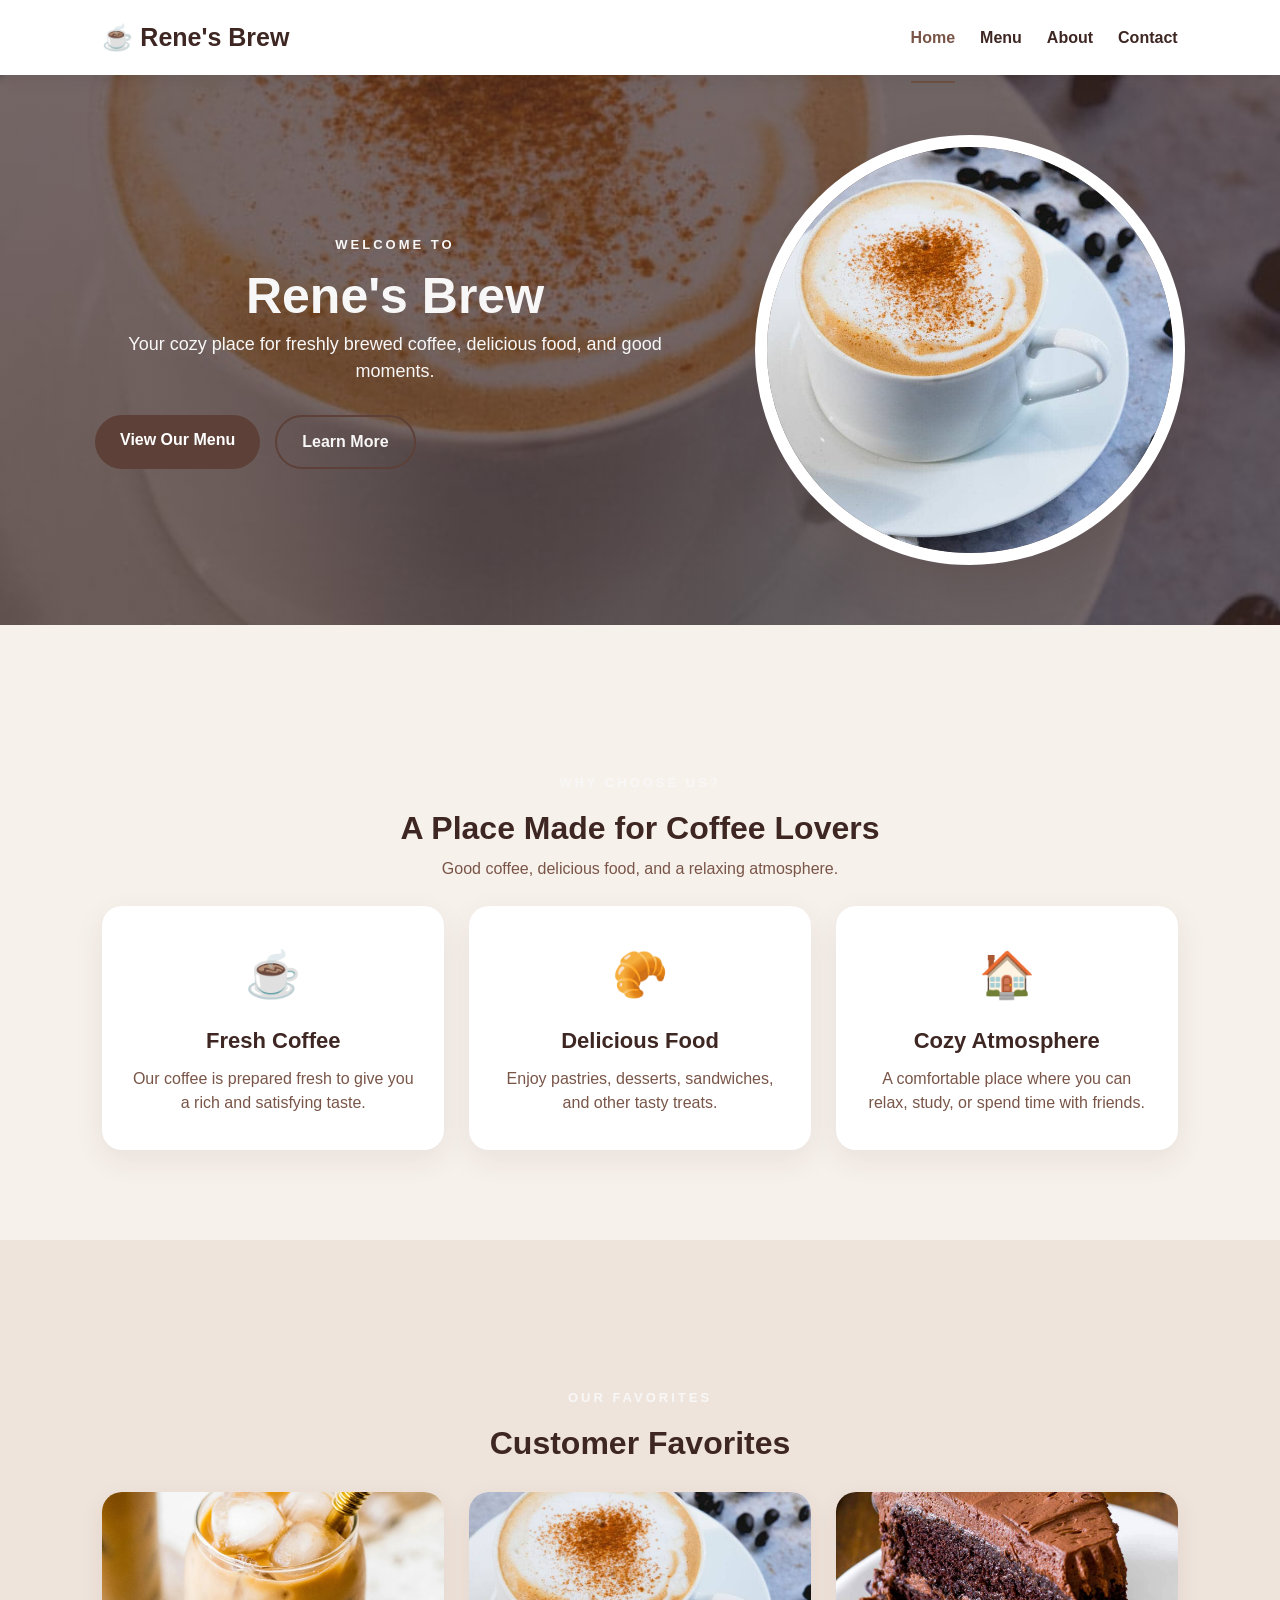
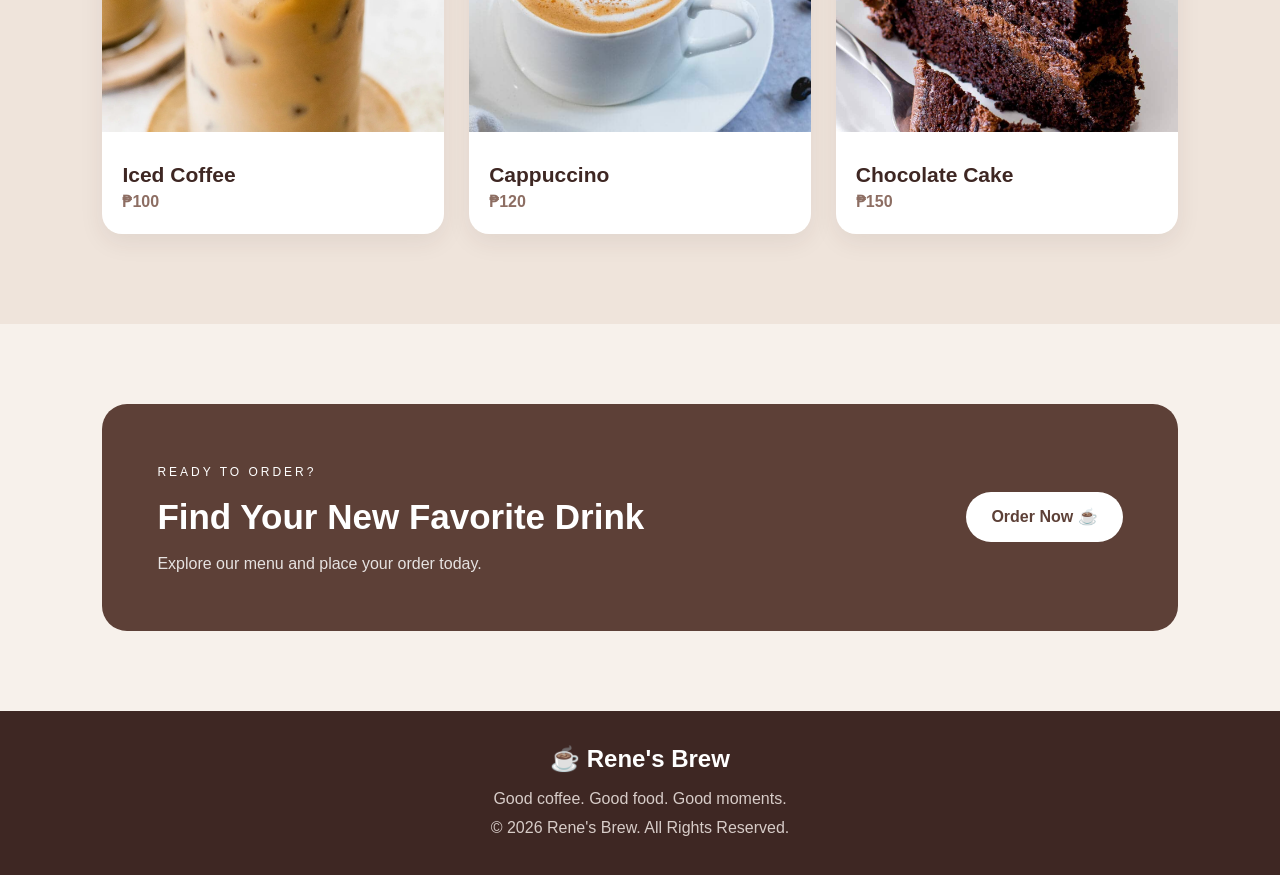
<file: index.html>
<!DOCTYPE html>
<html lang="en">
<head>
    <meta charset="UTF-8">
    <meta name="viewport" content="width=device-width, initial-scale=1.0">
    <title>Rene's Brew | Home</title>
    <link rel="stylesheet" href="./style.css">
</head>

<body>

<header>
    <div class="logo">☕ Rene's Brew</div>

    <nav>
        <a href="./index.html" class="active">Home</a>
        <a href="./menu.html">Menu</a>
        <a href="./about.html">About</a>
        <a href="./contact.html">Contact</a>
    </nav>
</header>

<section class="hero home-hero">
    <div class="hero-content">
        <span class="hero-small">WELCOME TO</span>
        <h1>Rene's Brew</h1>
        <p>Your cozy place for freshly brewed coffee, delicious food, and good moments.</p>

        <div class="hero-buttons">
            <a href="./menu.html" class="btn">View Our Menu</a>
            <a href="./about.html" class="btn btn-outline">Learn More</a>
        </div>
    </div>

    <div class="hero-image">
        <img src="./images/cappuccino.jpg" alt="Cappuccino">
    </div>
</section>

<section class="section">
    <div class="section-title">
        <span>WHY CHOOSE US?</span>
        <h2>A Place Made for Coffee Lovers</h2>
        <p>Good coffee, delicious food, and a relaxing atmosphere.</p>
    </div>

    <div class="feature-grid">

        <div class="feature-card">
            <div class="feature-icon">☕</div>
            <h3>Fresh Coffee</h3>
            <p>Our coffee is prepared fresh to give you a rich and satisfying taste.</p>
        </div>

        <div class="feature-card">
            <div class="feature-icon">🥐</div>
            <h3>Delicious Food</h3>
            <p>Enjoy pastries, desserts, sandwiches, and other tasty treats.</p>
        </div>

        <div class="feature-card">
            <div class="feature-icon">🏠</div>
            <h3>Cozy Atmosphere</h3>
            <p>A comfortable place where you can relax, study, or spend time with friends.</p>
        </div>

    </div>
</section>

<section class="section favorites">
    <div class="section-title">
        <span>OUR FAVORITES</span>
        <h2>Customer Favorites</h2>
    </div>

    <div class="popular-grid">

        <div class="popular-card">
            <img src="./images/iced-coffee.jpg" alt="Iced Coffee">
            <div>
                <h3>Iced Coffee</h3>
                <p>₱100</p>
            </div>
        </div>

        <div class="popular-card">
            <img src="./images/cappuccino.jpg" alt="Cappuccino">
            <div>
                <h3>Cappuccino</h3>
                <p>₱120</p>
            </div>
        </div>

        <div class="popular-card">
            <img src="./images/chocolate-cake.jpg" alt="Chocolate Cake">
            <div>
                <h3>Chocolate Cake</h3>
                <p>₱150</p>
            </div>
        </div>

    </div>
</section>

<section class="cta">
    <div>
        <span>READY TO ORDER?</span>
        <h2>Find Your New Favorite Drink</h2>
        <p>Explore our menu and place your order today.</p>
    </div>

    <a href="./menu.html" class="btn">Order Now ☕</a>
</section>

<footer>
    <h3>☕ Rene's Brew</h3>
    <p>Good coffee. Good food. Good moments.</p>
    <p>© 2026 Rene's Brew. All Rights Reserved.</p>
</footer>

</body>
</html>
</file>
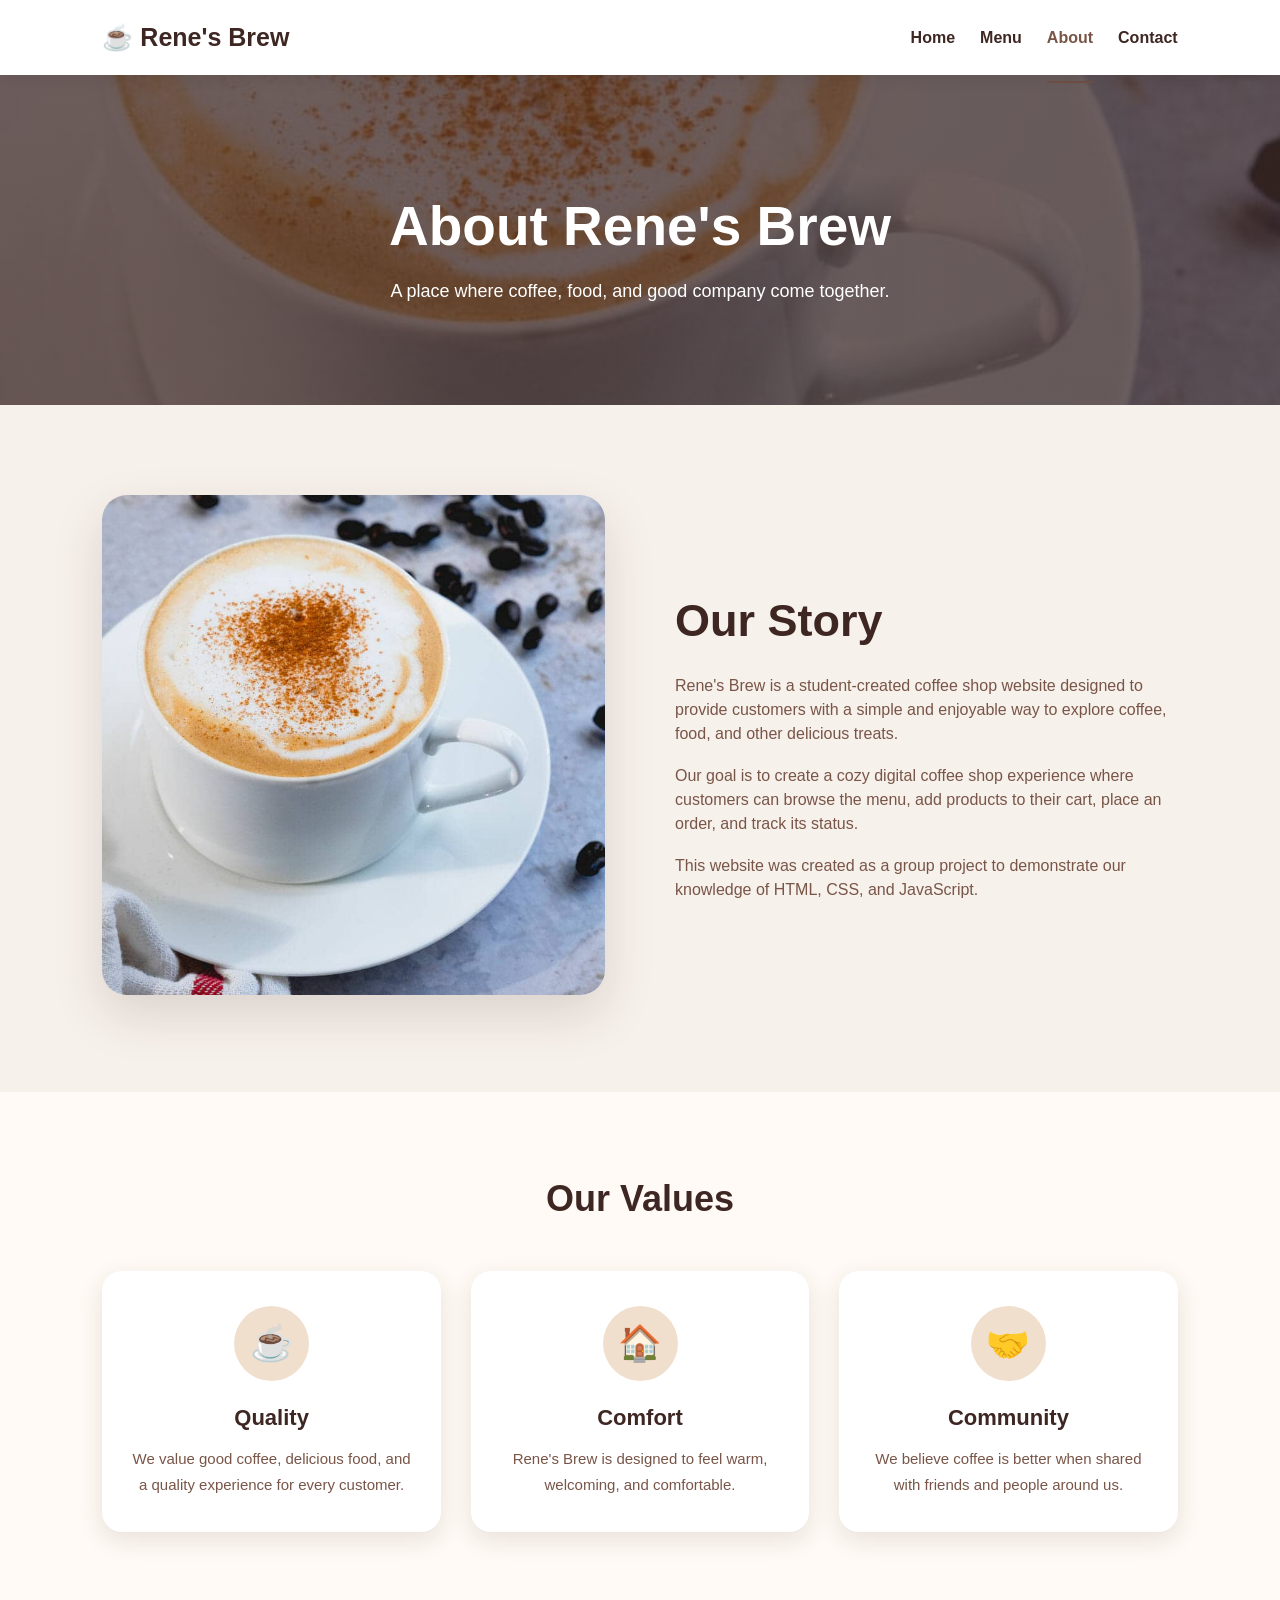
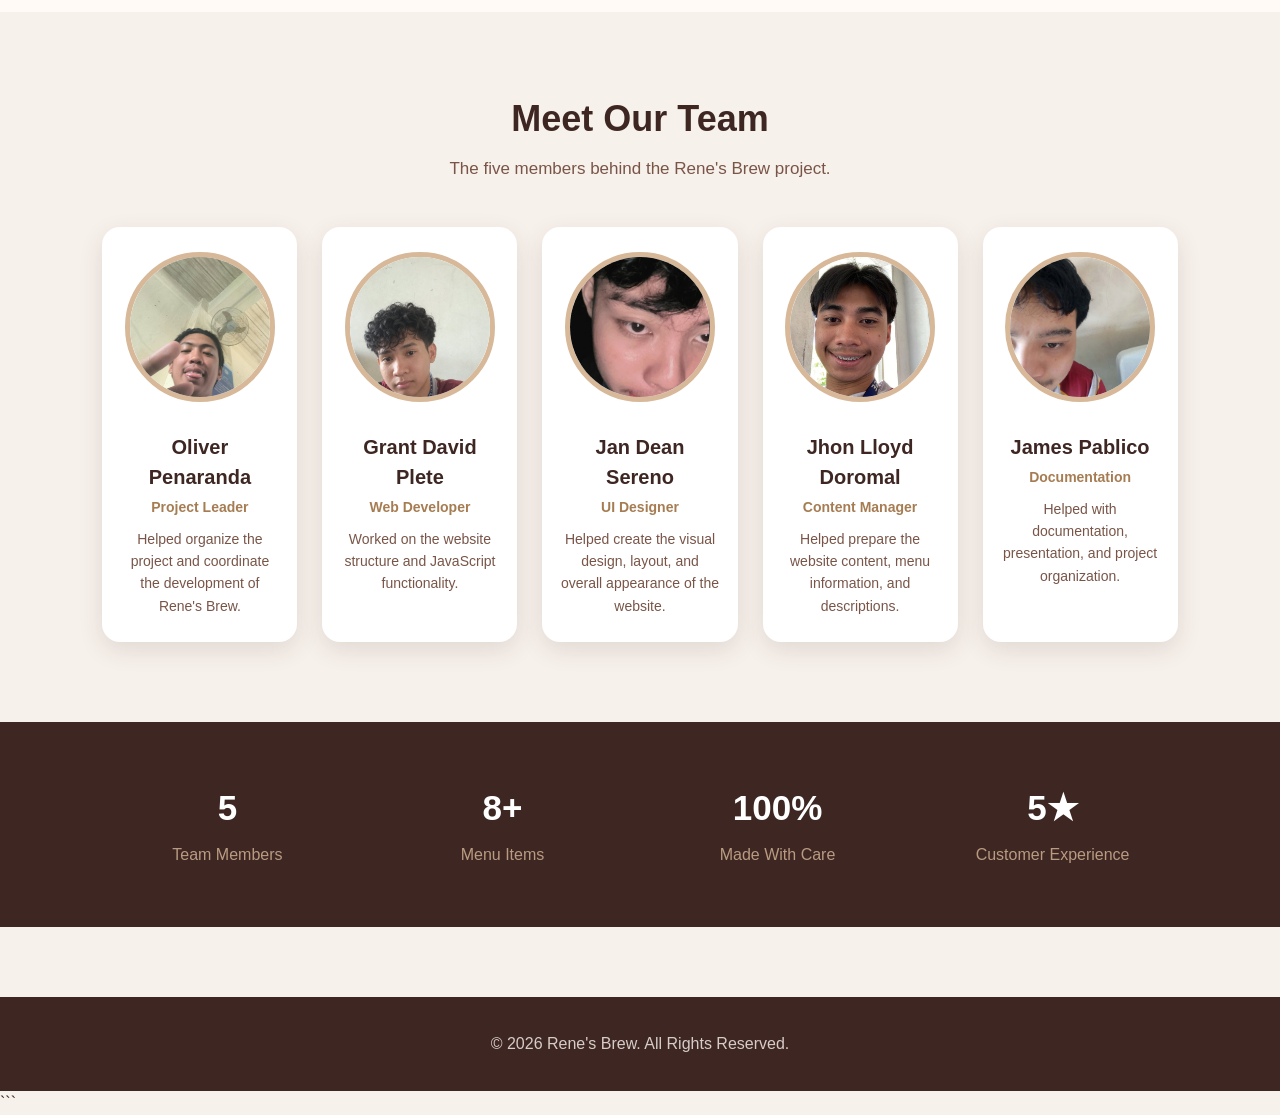
<file: about.html>
<!DOCTYPE html>
<html lang="en">
<head>
    <meta charset="UTF-8">
    <meta name="viewport" content="width=device-width, initial-scale=1.0">

    <title>About Us | Rene's Brew</title>

    <link rel="stylesheet" href="./style.css">

    <style>
        /* =========================
           TEAM SECTION
        ========================= */

        .team-section {
            padding: 80px 8%;
            background: #f7f1eb;
            text-align: center;
        }

        .team-section h2 {
            color: #3e2723;
            font-size: 36px;
            margin-bottom: 10px;
        }

        .team-section > p {
            color: #795548;
            margin-bottom: 45px;
            font-size: 17px;
        }

        .team-grid {
            display: grid;
            grid-template-columns: repeat(5, 1fr);
            gap: 25px;
            max-width: 1200px;
            margin: auto;
        }

        .team-card {
            background: white;
            padding: 25px 18px;
            border-radius: 18px;
            box-shadow: 0 8px 25px rgba(62, 39, 35, 0.12);
            transition: 0.3s ease;
        }

        .team-card:hover {
            transform: translateY(-10px);
            box-shadow: 0 15px 35px rgba(62, 39, 35, 0.2);
        }

        .team-card img {
            width: 150px;
            height: 150px;
            object-fit: cover;
            border-radius: 50%;
            border: 5px solid #d7b899;
            margin-bottom: 18px;
            transition: 0.3s ease;
        }

        .team-card:hover img {
            transform: scale(1.05);
        }

        .team-card h3 {
            color: #3e2723;
            margin: 5px 0;
            font-size: 20px;
        }

        .team-card .role {
            color: #a67c52;
            font-weight: bold;
            font-size: 14px;
            margin-bottom: 10px;
        }

        .team-card p {
            color: #795548;
            font-size: 14px;
            line-height: 1.6;
        }


        /* =========================
           OUR VALUES - FIXED
        ========================= */

        .values-section {
            padding: 80px 8%;
            background: #fffaf5;
            text-align: center;
        }

        .values-section h2 {
            color: #3e2723;
            font-size: 36px;
            margin-bottom: 45px;
        }

        .values-grid {
            max-width: 1100px;
            margin: 0 auto;

            display: grid;
            grid-template-columns: repeat(3, 1fr);
            gap: 30px;
        }

        .value-card {
            background: #ffffff;
            padding: 35px 25px;
            border-radius: 20px;

            box-shadow: 0 8px 25px rgba(62, 39, 35, 0.12);

            transition: transform 0.3s ease,
                        box-shadow 0.3s ease;
        }

        .value-card:hover {
            transform: translateY(-8px);
            box-shadow: 0 15px 35px rgba(62, 39, 35, 0.18);
        }

        .value-icon {
            width: 75px;
            height: 75px;

            margin: 0 auto 20px;

            display: flex;
            align-items: center;
            justify-content: center;

            background: #f1dfce;
            border-radius: 50%;

            font-size: 35px;
        }

        .value-card h3 {
            color: #3e2723;
            font-size: 22px;
            margin-bottom: 12px;
        }

        .value-card p {
            color: #795548;
            font-size: 15px;
            line-height: 1.7;
            margin: 0;
        }


        /* =========================
           STATS
        ========================= */

        .stats-section {
            display: grid;
            grid-template-columns: repeat(4, 1fr);
            gap: 25px;

            padding: 60px 8%;

            background: #3e2723;
            text-align: center;
        }

        .stat h2 {
            color: #ffffff;
            font-size: 35px;
            margin-bottom: 8px;
        }

        .stat p {
            color: #d7b899;
            margin: 0;
        }


        /* =========================
           MOBILE
        ========================= */

        @media (max-width: 1000px) {

            .team-grid {
                grid-template-columns: repeat(3, 1fr);
            }

            .values-grid {
                grid-template-columns: repeat(2, 1fr);
            }

            .stats-section {
                grid-template-columns: repeat(2, 1fr);
            }
        }


        @media (max-width: 650px) {

            .team-grid {
                grid-template-columns: repeat(2, 1fr);
            }

            .values-grid {
                grid-template-columns: 1fr;
            }

            .team-card img {
                width: 120px;
                height: 120px;
            }
        }


        @media (max-width: 450px) {

            .team-grid {
                grid-template-columns: 1fr;
            }

            .stats-section {
                grid-template-columns: 1fr;
            }
        }
    </style>
</head>


<body>

<!-- =========================
     HEADER
========================= -->

<header>

    <div class="logo">
        ☕ Rene's Brew
    </div>

    <nav>
        <a href="./index.html">Home</a>
        <a href="./menu.html">Menu</a>
        <a href="./about.html" class="active">About</a>
        <a href="./contact.html">Contact</a>
    </nav>

</header>


<!-- =========================
     PAGE HERO
========================= -->

<section class="page-hero">

    <div>

        <h1>About Rene's Brew</h1>

        <p>
            A place where coffee, food, and good company come together.
        </p>

    </div>

</section>


<!-- =========================
     OUR STORY
========================= -->

<section class="about-section">

    <div class="about-image">

        <img
            src="./images/cappuccino.jpg"
            alt="Rene's Brew Coffee"
        >

    </div>


    <div class="about-text">

        <h2>Our Story</h2>

        <p>
            Rene's Brew is a student-created coffee shop website designed
            to provide customers with a simple and enjoyable way to explore
            coffee, food, and other delicious treats.
        </p>

        <p>
            Our goal is to create a cozy digital coffee shop experience
            where customers can browse the menu, add products to their cart,
            place an order, and track its status.
        </p>

        <p>
            This website was created as a group project to demonstrate
            our knowledge of HTML, CSS, and JavaScript.
        </p>

    </div>

</section>


<!-- =========================
     OUR VALUES
========================= -->

<section class="values-section">

    <h2>Our Values</h2>


    <div class="values-grid">


        <!-- QUALITY -->

        <div class="value-card">

            <div class="value-icon">
                ☕
            </div>

            <h3>
                Quality
            </h3>

            <p>
                We value good coffee, delicious food,
                and a quality experience for every customer.
            </p>

        </div>


        <!-- COMFORT -->

        <div class="value-card">

            <div class="value-icon">
                🏠
            </div>

            <h3>
                Comfort
            </h3>

            <p>
                Rene's Brew is designed to feel warm,
                welcoming, and comfortable.
            </p>

        </div>


        <!-- COMMUNITY -->

        <div class="value-card">

            <div class="value-icon">
                🤝
            </div>

            <h3>
                Community
            </h3>

            <p>
                We believe coffee is better when shared
                with friends and people around us.
            </p>

        </div>


    </div>

</section>


<!-- =========================
     MEET OUR TEAM
========================= -->

<section class="team-section">

    <h2>
        Meet Our Team
    </h2>

    <p>
        The five members behind the Rene's Brew project.
    </p>


    <div class="team-grid">


        <!-- MEMBER 1 -->

        <div class="team-card">

            <img
                src="./images/team/member1.jpg"
                alt="Team Member 1"
            >

            <h3>
                Oliver Penaranda
            </h3>

            <div class="role">
                Project Leader
            </div>

            <p>
                Helped organize the project and coordinate
                the development of Rene's Brew.
            </p>

        </div>


        <!-- MEMBER 2 -->

        <div class="team-card">

            <img
                src="./images/team/member2.jpg"
                alt="Team Member 2"
            >

            <h3>
                Grant David Plete
            </h3>

            <div class="role">
                Web Developer
            </div>

            <p>
                Worked on the website structure and
                JavaScript functionality.
            </p>

        </div>


        <!-- MEMBER 3 -->

        <div class="team-card">

            <img
                src="./images/team/member3.jpg"
                alt="Team Member 3"
            >

            <h3>
                Jan Dean Sereno
            </h3>

            <div class="role">
                UI Designer
            </div>

            <p>
                Helped create the visual design, layout,
                and overall appearance of the website.
            </p>

        </div>


        <!-- MEMBER 4 -->

        <div class="team-card">

            <img
                src="./images/team/member4.jpg"
                alt="Team Member 4"
            >

            <h3>
                Jhon Lloyd Doromal
            </h3>

            <div class="role">
                Content Manager
            </div>

            <p>
                Helped prepare the website content,
                menu information, and descriptions.
            </p>

        </div>


        <!-- MEMBER 5 -->

        <div class="team-card">

            <img
                src="./images/team/member5.jpg"
                alt="Team Member 5"
            >

            <h3>
                James Pablico
            </h3>

            <div class="role">
                Documentation
            </div>

            <p>
                Helped with documentation, presentation,
                and project organization.
            </p>

        </div>


    </div>

</section>


<!-- =========================
     STATS
========================= -->

<section class="stats-section">

    <div class="stat">

        <h2>5</h2>

        <p>
            Team Members
        </p>

    </div>


    <div class="stat">

        <h2>8+</h2>

        <p>
            Menu Items
        </p>

    </div>


    <div class="stat">

        <h2>100%</h2>

        <p>
            Made With Care
        </p>

    </div>


    <div class="stat">

        <h2>5★</h2>

        <p>
            Customer Experience
        </p>

    </div>

</section>


<!-- =========================
     FOOTER
========================= -->

<footer>

    <p>
        © 2026 Rene's Brew. All Rights Reserved.
    </p>

</footer>


</body>
</html>
```
</file>
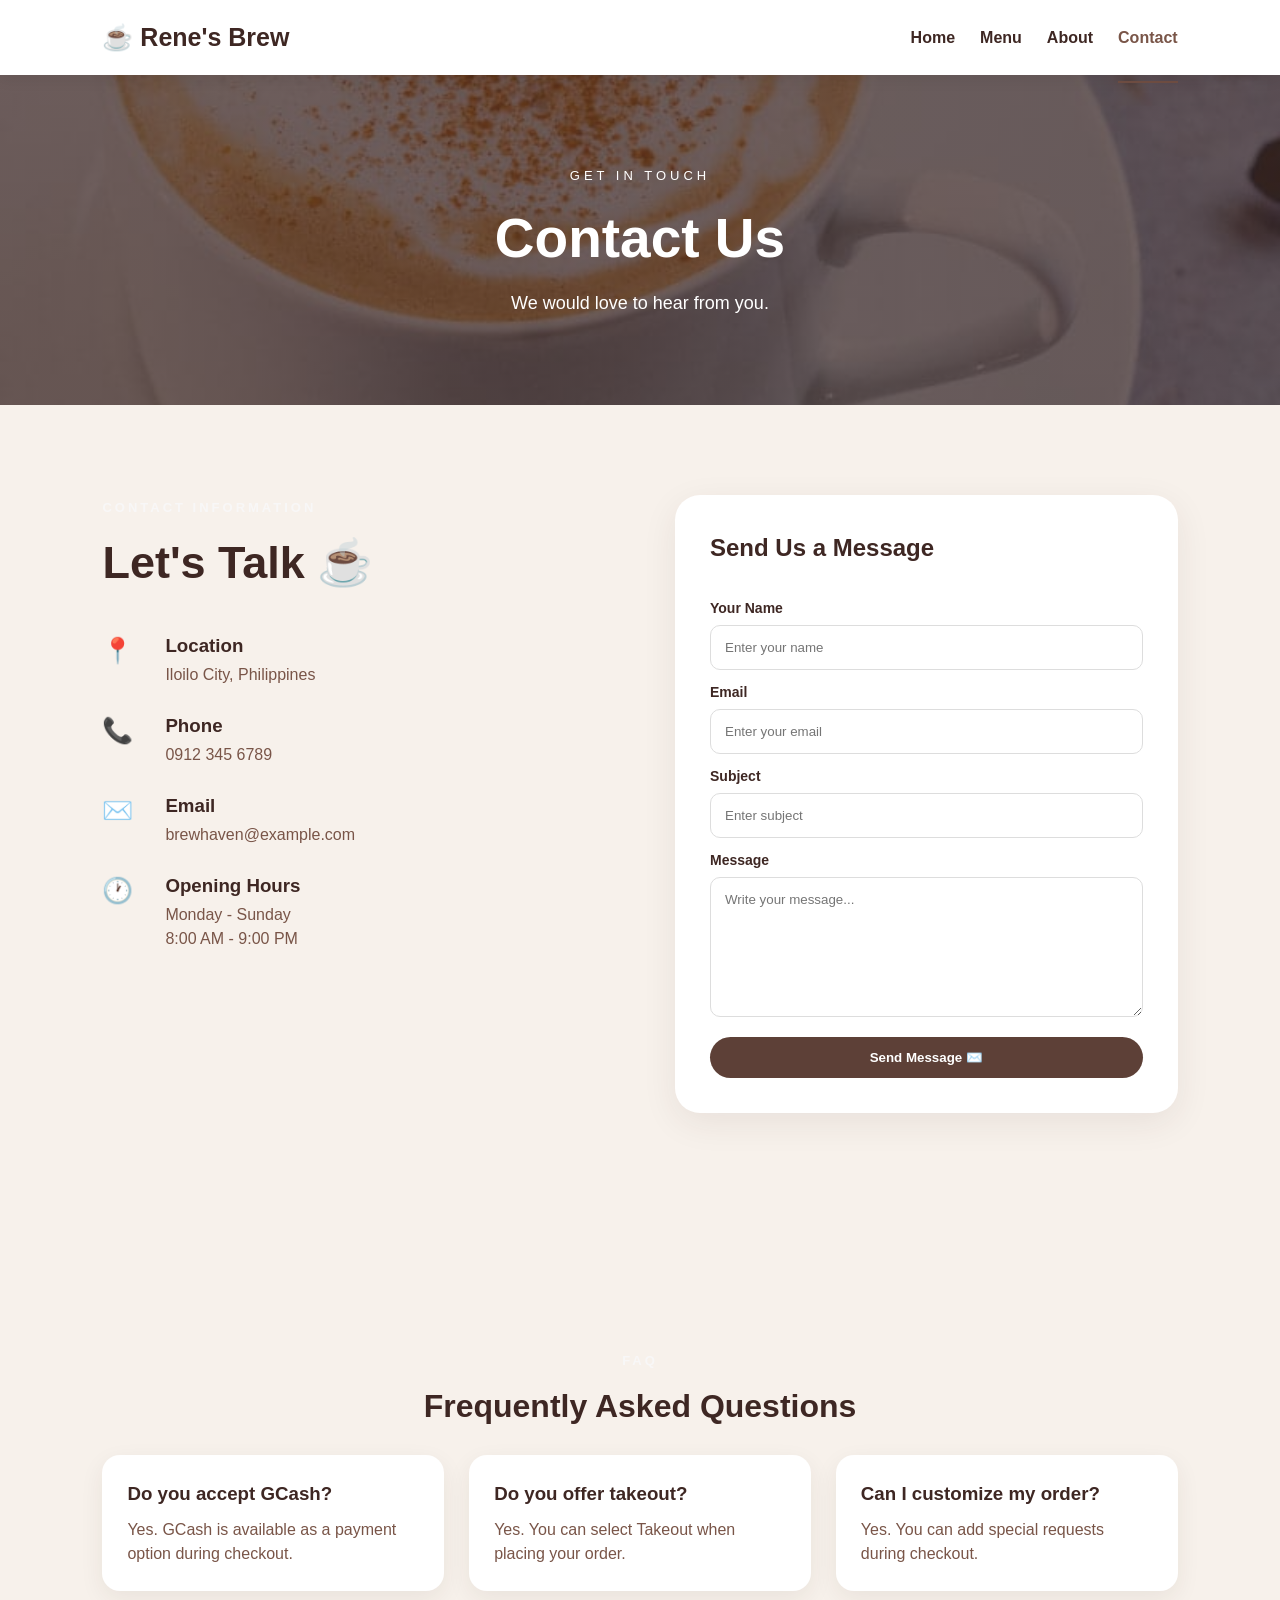
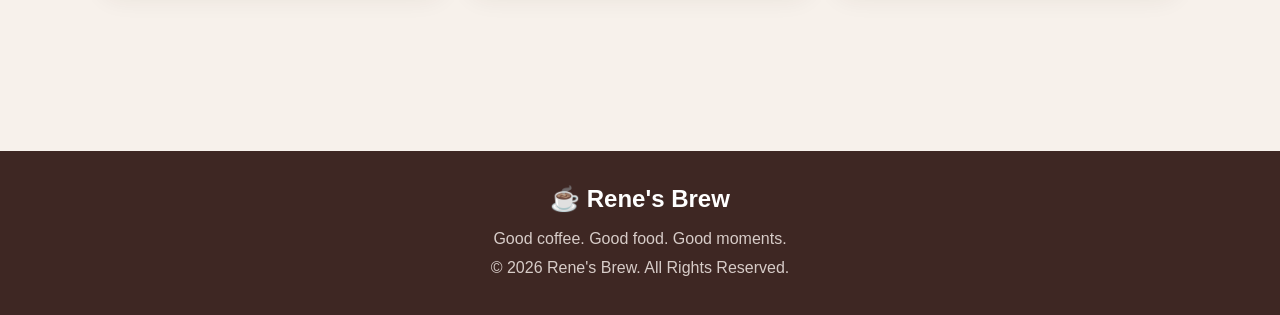
<file: contact.html>
<!DOCTYPE html>
<html lang="en">
<head>
    <meta charset="UTF-8">
    <meta name="viewport" content="width=device-width, initial-scale=1.0">
    <title>Rene's Brew | Contact</title>
    <link rel="stylesheet" href="./style.css">
</head>

<body>

<header>
    <div class="logo">☕ Rene's Brew</div>

    <nav>
        <a href="./index.html">Home</a>
        <a href="./menu.html">Menu</a>
        <a href="./about.html">About</a>
        <a href="./contact.html" class="active">Contact</a>
    </nav>
</header>

<section class="page-hero">
    <div>
        <span>GET IN TOUCH</span>
        <h1>Contact Us</h1>
        <p>We would love to hear from you.</p>
    </div>
</section>

<section class="contact-section">

    <div class="contact-info">

        <span>CONTACT INFORMATION</span>

        <h2>Let's Talk ☕</h2>

        <div class="contact-item">
            <div>📍</div>
            <div>
                <h3>Location</h3>
                <p>Iloilo City, Philippines</p>
            </div>
        </div>

        <div class="contact-item">
            <div>📞</div>
            <div>
                <h3>Phone</h3>
                <p>0912 345 6789</p>
            </div>
        </div>

        <div class="contact-item">
            <div>✉️</div>
            <div>
                <h3>Email</h3>
                <p>brewhaven@example.com</p>
            </div>
        </div>

        <div class="contact-item">
            <div>🕐</div>
            <div>
                <h3>Opening Hours</h3>
                <p>Monday - Sunday</p>
                <p>8:00 AM - 9:00 PM</p>
            </div>
        </div>

    </div>

    <div class="contact-form">

        <h2>Send Us a Message</h2>

        <form onsubmit="sendMessage(event)">

            <label>Your Name</label>
            <input
                type="text"
                placeholder="Enter your name"
                required
            >

            <label>Email</label>
            <input
                type="email"
                placeholder="Enter your email"
                required
            >

            <label>Subject</label>
            <input
                type="text"
                placeholder="Enter subject"
                required
            >

            <label>Message</label>
            <textarea
                placeholder="Write your message..."
                required
            ></textarea>

            <button type="submit" class="btn">
                Send Message ✉️
            </button>

        </form>

    </div>

</section>

<section class="section">

    <div class="section-title">
        <span>FAQ</span>
        <h2>Frequently Asked Questions</h2>
    </div>

    <div class="faq-grid">

        <div class="faq-card">
            <h3>Do you accept GCash?</h3>
            <p>Yes. GCash is available as a payment option during checkout.</p>
        </div>

        <div class="faq-card">
            <h3>Do you offer takeout?</h3>
            <p>Yes. You can select Takeout when placing your order.</p>
        </div>

        <div class="faq-card">
            <h3>Can I customize my order?</h3>
            <p>Yes. You can add special requests during checkout.</p>
        </div>

    </div>

</section>

<footer>
    <h3>☕ Rene's Brew</h3>
    <p>Good coffee. Good food. Good moments.</p>
    <p>© 2026 Rene's Brew. All Rights Reserved.</p>
</footer>

<script src="./script.js"></script>

</body>
</html>
</file>
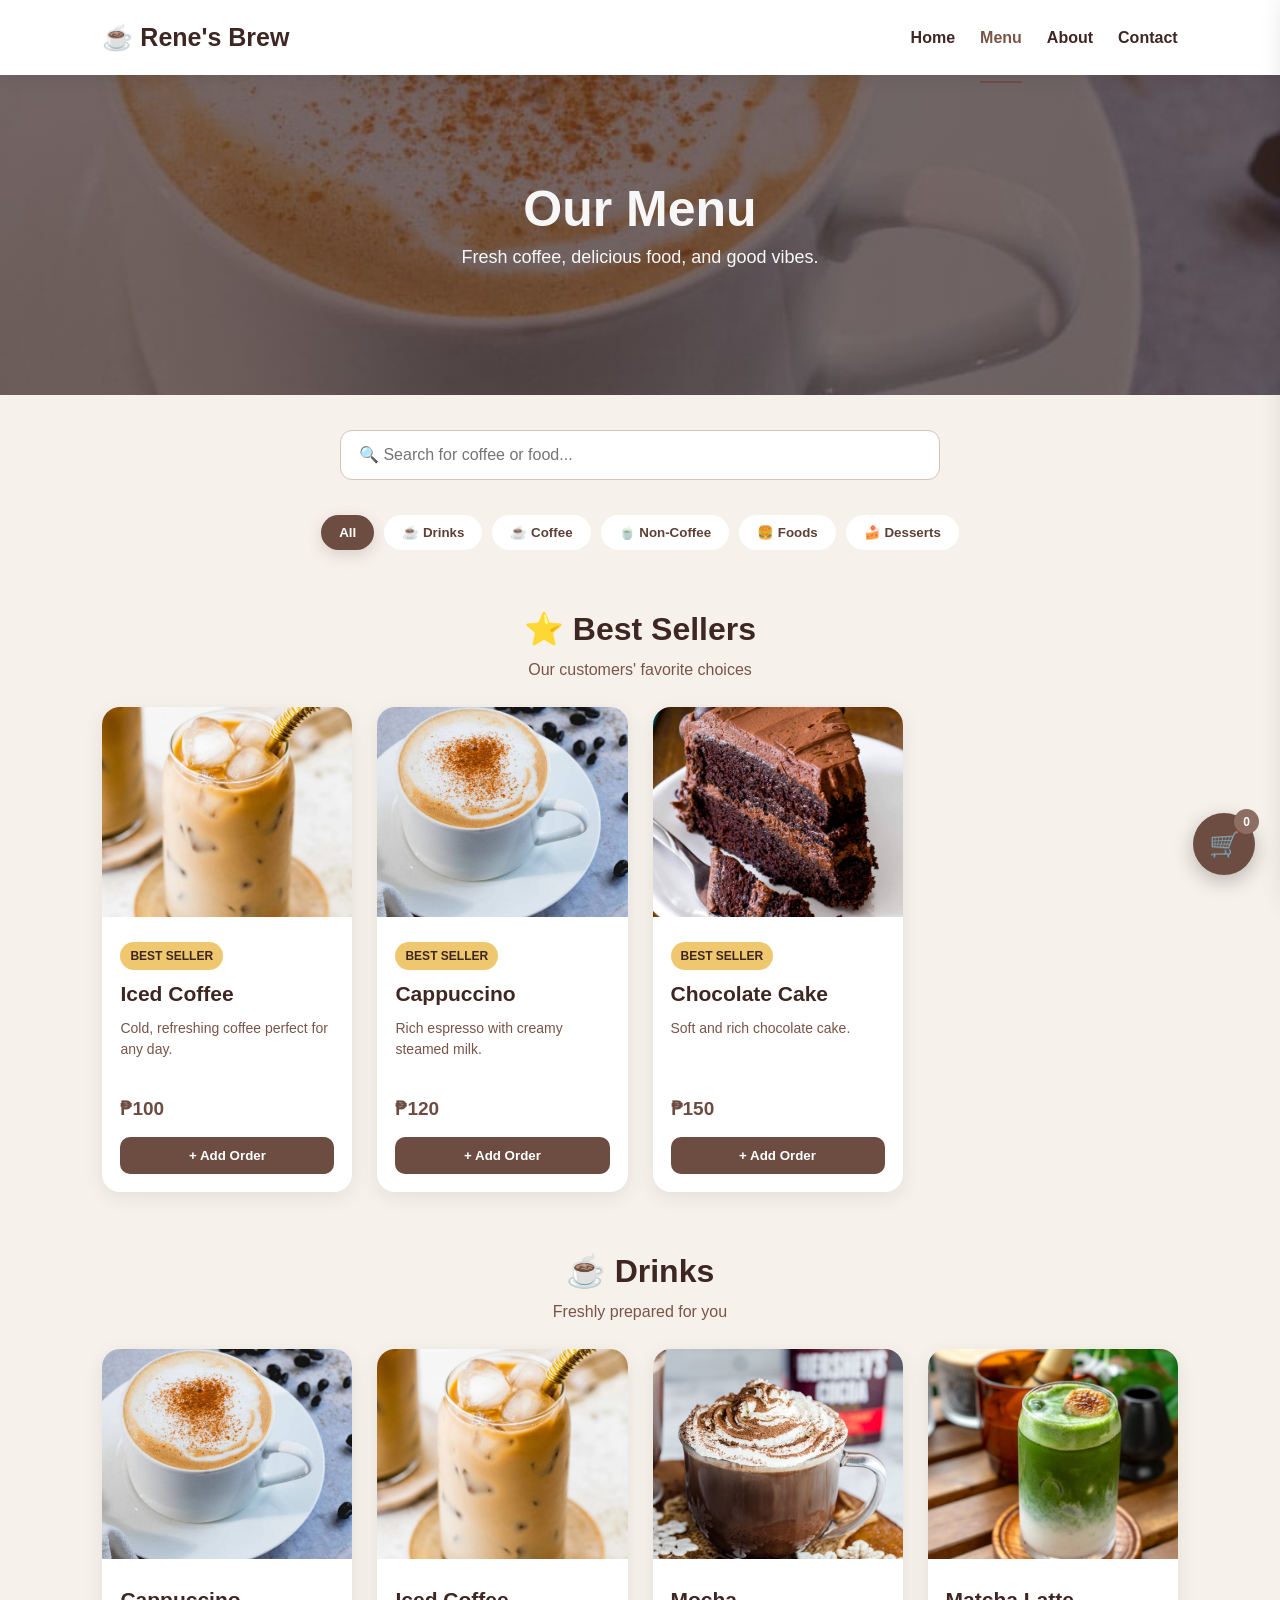
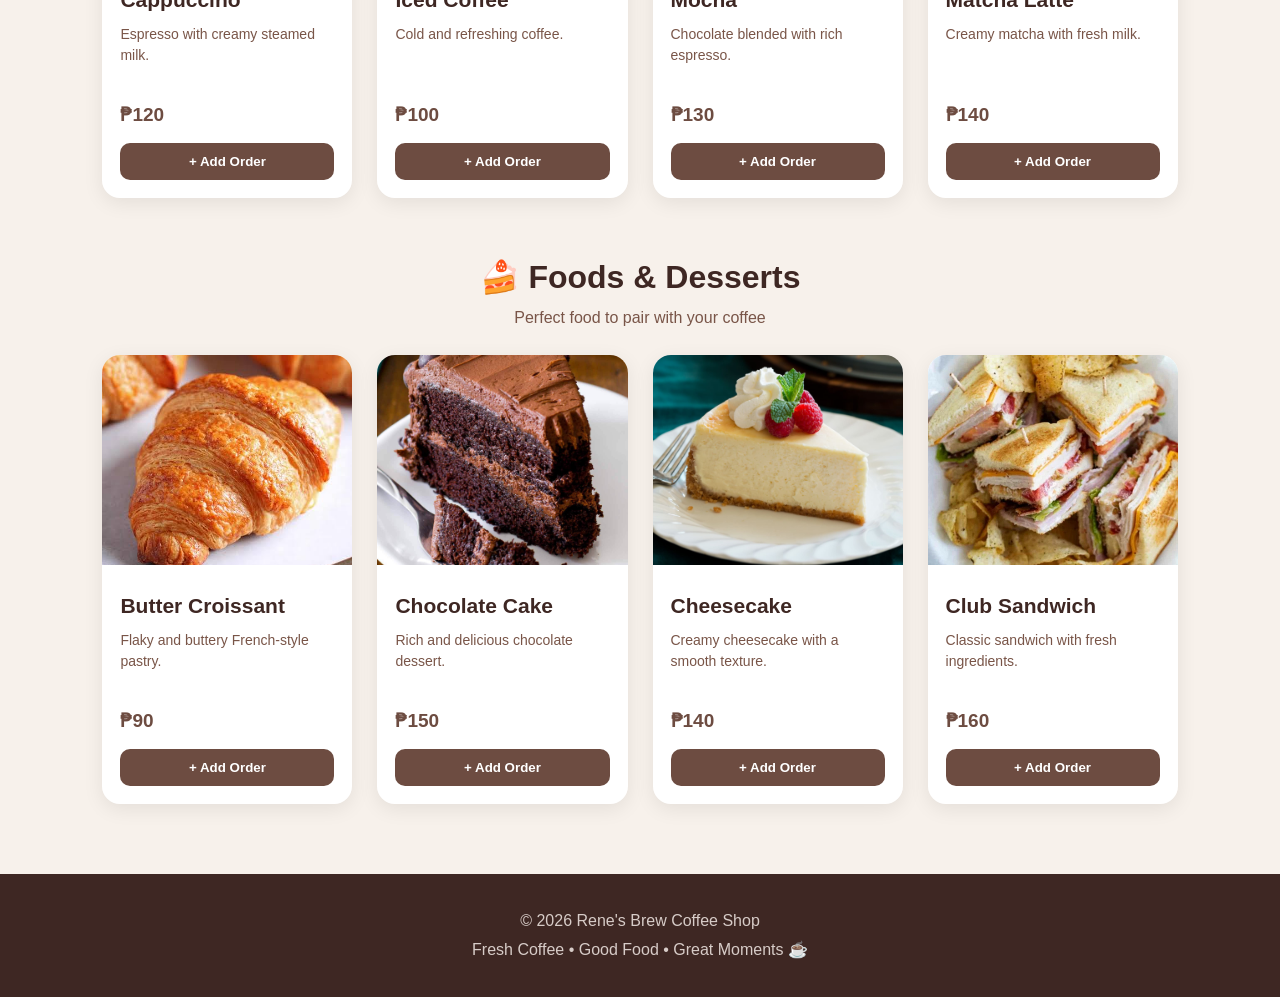
<file: menu.html>
<!DOCTYPE html>
<html lang="en">

<head>
    <meta charset="UTF-8">
    <meta name="viewport" content="width=device-width, initial-scale=1.0">

    <title>Rene's Brew | Menu</title>

    <link rel="stylesheet" href="style.css">
</head>

<body>

<!-- =========================
     HEADER
========================= -->

<header>

    <div class="logo">
        ☕ Rene's Brew
    </div>

    <nav>
        <a href="index.html">Home</a>
        <a href="menu.html" class="active">Menu</a>
        <a href="about.html">About</a>
        <a href="contact.html">Contact</a>
    </nav>

</header>


<!-- =========================
     HERO
========================= -->

<section class="hero">

    <div class="hero-content">

        <h1>Our Menu</h1>

        <p>
            Fresh coffee, delicious food, and good vibes.
        </p>

    </div>

</section>


<div class="container">

<!-- =========================
     SEARCH
========================= -->

<div class="search-box">

    <input
        type="text"
        id="searchInput"
        placeholder="🔍 Search for coffee or food..."
        onkeyup="searchProducts()"
    >

</div>


<!-- =========================
     CATEGORIES
========================= -->

<div class="categories">

    <button
        class="category-btn active"
        onclick="filterCategory('all', this)">
        All
    </button>

    <button
        class="category-btn"
        onclick="filterCategory('drinks', this)">
        ☕ Drinks
    </button>

    <button
        class="category-btn"
        onclick="filterCategory('coffee', this)">
        ☕ Coffee
    </button>

    <button
        class="category-btn"
        onclick="filterCategory('non-coffee', this)">
        🍵 Non-Coffee
    </button>

    <button
        class="category-btn"
        onclick="filterCategory('foods', this)">
        🍔 Foods
    </button>

    <button
        class="category-btn"
        onclick="filterCategory('desserts', this)">
        🍰 Desserts
    </button>

</div>


<!-- =========================
     BEST SELLERS
========================= -->

<div class="section-title">

    <h2>⭐ Best Sellers</h2>

    <p>Our customers' favorite choices</p>

</div>


<div class="products">

    <!-- ICED COFFEE -->

    <div
        class="product-card"
        data-name="iced coffee"
        data-category="drinks coffee">

        <img
            src="images/iced-coffee.jpg"
            alt="Iced Coffee">

        <div class="product-info">

            <span class="badge">
                BEST SELLER
            </span>

            <h3>Iced Coffee</h3>

            <p>
                Cold, refreshing coffee perfect for any day.
            </p>

            <span class="price">
                ₱100
            </span>

            <button
                class="add-btn"
                onclick="addOrder(
                    'Iced Coffee',
                    100,
                    'images/iced-coffee.jpg'
                )">

                + Add Order

            </button>

        </div>

    </div>


    <!-- CAPPUCCINO -->

    <div
        class="product-card"
        data-name="cappuccino"
        data-category="drinks coffee">

        <img
            src="images/cappuccino.jpg"
            alt="Cappuccino">

        <div class="product-info">

            <span class="badge">
                BEST SELLER
            </span>

            <h3>Cappuccino</h3>

            <p>
                Rich espresso with creamy steamed milk.
            </p>

            <span class="price">
                ₱120
            </span>

            <button
                class="add-btn"
                onclick="addOrder(
                    'Cappuccino',
                    120,
                    'images/cappuccino.jpg'
                )">

                + Add Order

            </button>

        </div>

    </div>


    <!-- CHOCOLATE CAKE -->

    <div
        class="product-card"
        data-name="chocolate cake"
        data-category="foods desserts">

        <img
            src="images/chocolate-cake.jpg"
            alt="Chocolate Cake">

        <div class="product-info">

            <span class="badge">
                BEST SELLER
            </span>

            <h3>Chocolate Cake</h3>

            <p>
                Soft and rich chocolate cake.
            </p>

            <span class="price">
                ₱150
            </span>

            <button
                class="add-btn"
                onclick="addOrder(
                    'Chocolate Cake',
                    150,
                    'images/chocolate-cake.jpg'
                )">

                + Add Order

            </button>

        </div>

    </div>

</div>


<!-- =========================
     DRINKS
========================= -->

<div class="section-title">

    <h2>☕ Drinks</h2>

    <p>Freshly prepared for you</p>

</div>


<div class="products">

    <!-- CAPPUCCINO -->

    <div
        class="product-card"
        data-name="cappuccino"
        data-category="drinks coffee">

        <img
            src="images/cappuccino.jpg"
            alt="Cappuccino">

        <div class="product-info">

            <h3>Cappuccino</h3>

            <p>
                Espresso with creamy steamed milk.
            </p>

            <span class="price">
                ₱120
            </span>

            <button
                class="add-btn"
                onclick="addOrder(
                    'Cappuccino',
                    120,
                    'images/cappuccino.jpg'
                )">

                + Add Order

            </button>

        </div>

    </div>


    <!-- ICED COFFEE -->

    <div
        class="product-card"
        data-name="iced coffee"
        data-category="drinks coffee">

        <img
            src="images/iced-coffee.jpg"
            alt="Iced Coffee">

        <div class="product-info">

            <h3>Iced Coffee</h3>

            <p>
                Cold and refreshing coffee.
            </p>

            <span class="price">
                ₱100
            </span>

            <button
                class="add-btn"
                onclick="addOrder(
                    'Iced Coffee',
                    100,
                    'images/iced-coffee.jpg'
                )">

                + Add Order

            </button>

        </div>

    </div>


    <!-- MOCHA -->

    <div
        class="product-card"
        data-name="mocha"
        data-category="drinks coffee">

        <img
            src="images/mocha.jpg"
            alt="Mocha">

        <div class="product-info">

            <h3>Mocha</h3>

            <p>
                Chocolate blended with rich espresso.
            </p>

            <span class="price">
                ₱130
            </span>

            <button
                class="add-btn"
                onclick="addOrder(
                    'Mocha',
                    130,
                    'images/mocha.jpg'
                )">

                + Add Order

            </button>

        </div>

    </div>


    <!-- MATCHA -->

    <div
        class="product-card"
        data-name="matcha latte"
        data-category="drinks non-coffee">

        <img
            src="images/matcha.jpg"
            alt="Matcha Latte">

        <div class="product-info">

            <h3>Matcha Latte</h3>

            <p>
                Creamy matcha with fresh milk.
            </p>

            <span class="price">
                ₱140
            </span>

            <button
                class="add-btn"
                onclick="addOrder(
                    'Matcha Latte',
                    140,
                    'images/matcha.jpg'
                )">

                + Add Order

            </button>

        </div>

    </div>

</div>


<!-- =========================
     FOODS & DESSERTS
========================= -->

<div class="section-title">

    <h2>🍰 Foods & Desserts</h2>

    <p>
        Perfect food to pair with your coffee
    </p>

</div>


<div class="products">

    <!-- CROISSANT -->

    <div
        class="product-card"
        data-name="butter croissant"
        data-category="foods">

        <img
            src="images/croissant.jpg"
            alt="Butter Croissant">

        <div class="product-info">

            <h3>Butter Croissant</h3>

            <p>
                Flaky and buttery French-style pastry.
            </p>

            <span class="price">
                ₱90
            </span>

            <button
                class="add-btn"
                onclick="addOrder(
                    'Butter Croissant',
                    90,
                    'images/croissant.jpg'
                )">

                + Add Order

            </button>

        </div>

    </div>


    <!-- CHOCOLATE CAKE -->

    <div
        class="product-card"
        data-name="chocolate cake"
        data-category="foods desserts">

        <img
            src="images/chocolate-cake.jpg"
            alt="Chocolate Cake">

        <div class="product-info">

            <h3>Chocolate Cake</h3>

            <p>
                Rich and delicious chocolate dessert.
            </p>

            <span class="price">
                ₱150
            </span>

            <button
                class="add-btn"
                onclick="addOrder(
                    'Chocolate Cake',
                    150,
                    'images/chocolate-cake.jpg'
                )">

                + Add Order

            </button>

        </div>

    </div>


    <!-- CHEESECAKE -->

    <div
        class="product-card"
        data-name="cheesecake"
        data-category="foods desserts">

        <img
            src="images/cheesecake.jpg"
            alt="Cheesecake">

        <div class="product-info">

            <h3>Cheesecake</h3>

            <p>
                Creamy cheesecake with a smooth texture.
            </p>

            <span class="price">
                ₱140
            </span>

            <button
                class="add-btn"
                onclick="addOrder(
                    'Cheesecake',
                    140,
                    'images/cheesecake.jpg'
                )">

                + Add Order

            </button>

        </div>

    </div>


    <!-- CLUB SANDWICH -->

    <div
        class="product-card"
        data-name="club sandwich"
        data-category="foods">

        <img
            src="images/club-sandwich.jpg"
            alt="Club Sandwich">

        <div class="product-info">

            <h3>Club Sandwich</h3>

            <p>
                Classic sandwich with fresh ingredients.
            </p>

            <span class="price">
                ₱160
            </span>

            <button
                class="add-btn"
                onclick="addOrder(
                    'Club Sandwich',
                    160,
                    'images/club-sandwich.jpg'
                )">

                + Add Order

            </button>

        </div>

    </div>

</div>

</div>


<!-- =========================
     FLOATING ORDER BUTTON
========================= -->

<button
    class="cart-floating"
    onclick="openOrder()">

    🛒

    <span
        class="cart-count"
        id="cartCount">

        0

    </span>

</button>


<!-- =========================
     ORDER OVERLAY
========================= -->

<div
    class="cart-overlay"
    id="cartOverlay"
    onclick="closeOrder()">
</div>


<!-- =========================
     ORDER PANEL
========================= -->

<div
    class="cart-panel"
    id="cartPanel">

    <div class="cart-header">

        <h2>
            🛒 Your Order
        </h2>

        <button
            class="close-cart"
            onclick="closeOrder()">

            &times;

        </button>

    </div>


    <div id="cartItems"></div>


    <!-- ORDER TOTAL -->

    <div class="cart-total">

        <span>
            Total
        </span>

        <strong>
            ₱<span id="cartTotal">0.00</span>
        </strong>

    </div>


    <!-- PROMO -->

    <div class="promo-section">

        <h3>
            🎟️ Promo Code
        </h3>

        <div class="promo-input">

            <input
                type="text"
                id="promoCode"
                placeholder="Enter promo code"
            >

            <button
                onclick="applyPromo()">

                Apply

            </button>

        </div>

        <div id="promoDisplay"></div>

        <div class="promo-hints">

            <small>
                Try:
                <strong>BREW10</strong>,
                <strong>COFFEE20</strong>,
                or
                <strong>STUDENT50</strong>
            </small>

        </div>

    </div>


    <button
        class="checkout-btn"
        onclick="openCheckout()">

        Proceed to Checkout

    </button>

</div>


<!-- =========================
     CHECKOUT MODAL
========================= -->

<div
    class="modal"
    id="checkoutModal">

    <div class="modal-box">

        <button
            class="close-modal"
            onclick="closeCheckout()">

            &times;

        </button>

        <h2>
            🧾 Checkout Order
        </h2>


        <form onsubmit="placeOrder(event)">

            <div class="form-group">

                <label>
                    Customer Name
                </label>

                <input
                    type="text"
                    id="customerName"
                    required
                    placeholder="Enter your name"
                >

            </div>


            <div class="form-group">

                <label>
                    Contact Number
                </label>

                <input
                    type="text"
                    id="customerContact"
                    required
                    placeholder="09XXXXXXXXX"
                >

            </div>


            <div class="form-group">

                <label>
                    Order Type
                </label>

                <select id="orderType">

                    <option>Dine-in</option>
                    <option>Takeout</option>

                </select>

            </div>


            <div class="form-group">

                <label>
                    Payment Method
                </label>

                <select id="paymentMethod">

                    <option>Cash</option>
                    <option>GCash</option>

                </select>

            </div>


            <div class="form-group">

                <label>
                    Special Request
                </label>

                <textarea
                    id="specialRequest"
                    placeholder="Any special request?"
                ></textarea>

            </div>


            <h3 class="checkout-total">

                Total:
                ₱<span id="checkoutTotal">0.00</span>

            </h3>


            <button
                class="place-order"
                type="submit">

                Place Order ☕

            </button>

        </form>

    </div>

</div>


<!-- =========================
     ORDER STATUS
========================= -->

<div
    class="modal"
    id="statusModal">

    <div class="status-box">

        <button
            class="close-modal"
            onclick="closeStatus()">

            &times;

        </button>


        <h2>
            🎉 Order Placed!
        </h2>


        <div class="order-number">

            Order Number:

            <span id="orderNumber">
                RB-0000
            </span>

        </div>


        <div
            class="current-status"
            id="currentStatus">

            Order Received 📋

        </div>


        <div class="status-tracker">

            <div
                class="status-step active"
                id="status1">

                <div class="status-icon">
                    📋
                </div>

                Received

            </div>


            <div
                class="status-step"
                id="status2">

                <div class="status-icon">
                    ☕
                </div>

                Preparing

            </div>


            <div
                class="status-step"
                id="status3">

                <div class="status-icon">
                    🍰
                </div>

                Ready

            </div>


            <div
                class="status-step"
                id="status4">

                <div class="status-icon">
                    🎉
                </div>

                Completed

            </div>

        </div>


        <button
            class="receipt-button"
            onclick="openReceipt()">

            🧾 View Receipt

        </button>

    </div>

</div>


<!-- =========================
     RECEIPT
========================= -->

<div
    class="modal"
    id="receiptModal">

    <div class="receipt-box">

        <button
            class="close-modal"
            onclick="closeReceipt()">

            &times;

        </button>


        <div class="receipt-header">

            <div class="receipt-logo">
                ☕
            </div>

            <h2>
                Rene's Brew
            </h2>

            <p>
                Order Receipt
            </p>

        </div>


        <div class="receipt-order">

            <span>
                Order Number
            </span>

            <strong id="receiptOrderNumber">
                RB-0000
            </strong>

        </div>


        <div class="receipt-customer">

            <p>
                <strong>Customer:</strong>
                <span id="receiptCustomer"></span>
            </p>

            <p>
                <strong>Contact:</strong>
                <span id="receiptContact"></span>
            </p>

            <p>
                <strong>Order Type:</strong>
                <span id="receiptOrderType"></span>
            </p>

            <p>
                <strong>Payment:</strong>
                <span id="receiptPayment"></span>
            </p>

        </div>


        <hr>


        <h3>
            Order Items
        </h3>


        <div id="receiptItems"></div>


        <hr>


        <div class="receipt-summary">

            <div>

                <span>
                    Subtotal
                </span>

                <strong id="receiptSubtotal">
                    ₱0.00
                </strong>

            </div>


            <div class="receipt-promo">

                <span>
                    Promo Code
                </span>

                <strong id="receiptPromoCode">
                    None
                </strong>

            </div>


            <div class="receipt-discount">

                <span>
                    Promo Discount
                </span>

                <strong id="receiptDiscount">
                    -₱0.00
                </strong>

            </div>


            <div class="receipt-total">

                <span>
                    Total
                </span>

                <strong id="receiptTotal">
                    ₱0.00
                </strong>

            </div>

        </div>


        <div class="receipt-request">

            <strong>
                Special Request:
            </strong>

            <p id="receiptRequest">
                None
            </p>

        </div>


        <div class="receipt-footer">

            <p>
                Thank you for choosing Rene's Brew! ☕
            </p>

            <small>
                Please keep this receipt for your order.
            </small>

        </div>


        <button
            class="print-btn"
            onclick="printReceipt()">

            🖨️ Print Receipt

        </button>


        <button
            class="done-btn"
            onclick="closeReceipt()">

            Done

        </button>

    </div>

</div>


<!-- =========================
     FOOTER
========================= -->

<footer>

    <p>
        © 2026 Rene's Brew Coffee Shop
    </p>

    <p>
        Fresh Coffee • Good Food • Great Moments ☕
    </p>

</footer>


<!-- =====================================================
     JAVASCRIPT
===================================================== -->

<script>

let orders = [];

let currentCategory = "all";

let statusTimer;

let appliedPromo = null;

let promoDiscount = 0;


const promoCodes = {

    BREW10: 0.10,

    COFFEE20: 0.20,

    STUDENT50: 50

};


// =========================
// ADD ORDER
// =========================

function addOrder(name, price, image) {

    const existingItem =
        orders.find(
            item => item.name === name
        );


    if (existingItem) {

        existingItem.quantity++;

    } else {

        orders.push({

            name: name,

            price: price,

            image: image,

            quantity: 1

        });

    }


    updateOrder();

    openOrder();

    animateOrder();


    showNotification(
        name + " added to your order! ☕"
    );

}


// =========================
// ORDER ANIMATION
// =========================

function animateOrder() {

    const orderButton =
        document.querySelector(
            ".cart-floating"
        );


    if (!orderButton) return;


    orderButton.classList.remove(
        "bounce"
    );


    void orderButton.offsetWidth;


    orderButton.classList.add(
        "bounce"
    );

}


// =========================
// NOTIFICATION
// =========================

function showNotification(message) {

    let notification =
        document.getElementById(
            "notification"
        );


    if (!notification) {

        notification =
            document.createElement("div");


        notification.id =
            "notification";


        notification.style.position =
            "fixed";


        notification.style.top =
            "90px";


        notification.style.right =
            "25px";


        notification.style.background =
            "#3e2723";


        notification.style.color =
            "white";


        notification.style.padding =
            "14px 20px";


        notification.style.borderRadius =
            "10px";


        notification.style.zIndex =
            "10000";


        notification.style.boxShadow =
            "0 8px 25px rgba(0,0,0,.2)";


        notification.style.opacity =
            "0";


        notification.style.transform =
            "translateY(-15px)";


        notification.style.transition =
            "0.3s";


        document.body.appendChild(
            notification
        );

    }


    notification.textContent =
        message;


    notification.style.opacity =
        "1";


    notification.style.transform =
        "translateY(0)";


    clearTimeout(
        notification.hideTimer
    );


    notification.hideTimer =
        setTimeout(() => {

            notification.style.opacity =
                "0";


            notification.style.transform =
                "translateY(-15px)";

        }, 2200);

}


// =========================
// UPDATE ORDER
// =========================

function updateOrder() {

    const orderItems =
        document.getElementById(
            "cartItems"
        );


    const orderCount =
        document.getElementById(
            "cartCount"
        );


    const orderTotal =
        document.getElementById(
            "cartTotal"
        );


    const checkoutTotal =
        document.getElementById(
            "checkoutTotal"
        );


    if (!orderItems) return;


    orderItems.innerHTML = "";


    let subtotal = 0;

    let itemCount = 0;


    // EMPTY ORDER

    if (orders.length === 0) {

        orderItems.innerHTML = `

            <div style="
                text-align:center;
                padding:40px 10px;
                animation:fadeUp .5s ease;
            ">

                <div style="font-size:45px;">
                    🛒
                </div>

                <h3>
                    Your order is empty
                </h3>

                <p style="color:#795548;">
                    Add something delicious
                    from our menu.
                </p>

            </div>

        `;

    }

    else {

        orders.forEach(
            (item, index) => {

                const itemTotal =
                    item.price *
                    item.quantity;


                subtotal += itemTotal;


                itemCount +=
                    item.quantity;


                orderItems.innerHTML += `

                    <div class="cart-item">

                        <img
                            src="${item.image}"
                            alt="${item.name}"
                        >

                        <div class="cart-item-info">

                            <h3>
                                ${item.name}
                            </h3>

                            <p>
                                ₱${item.price}
                            </p>


                            <div class="cart-controls">

                                <button
                                    onclick="
                                    changeOrderQuantity(
                                        ${index},
                                        -1
                                    )">

                                    −

                                </button>


                                <span>
                                    ${item.quantity}
                                </span>


                                <button
                                    onclick="
                                    changeOrderQuantity(
                                        ${index},
                                        1
                                    )">

                                    +

                                </button>


                                <button
                                    class="remove-btn"
                                    onclick="
                                    removeOrder(
                                        ${index}
                                    )">

                                    🗑

                                </button>

                            </div>

                        </div>


                        <strong>
                            ₱${itemTotal.toFixed(2)}
                        </strong>

                    </div>

                `;

            }
        );

    }


    const discount =
        calculateDiscount(
            subtotal
        );


    const finalTotal =
        subtotal - discount;


    orderCount.textContent =
        itemCount;


    orderTotal.textContent =
        finalTotal.toFixed(2);


    checkoutTotal.textContent =
        finalTotal.toFixed(2);


    updatePromoDisplay(
        discount
    );

}


// =========================
// CALCULATE DISCOUNT
// =========================

function calculateDiscount(subtotal) {

    if (!appliedPromo) {

        promoDiscount = 0;

        return 0;

    }


    if (appliedPromo === "BREW10") {

        promoDiscount =
            subtotal * 0.10;

    }

    else if (
        appliedPromo === "COFFEE20"
    ) {

        promoDiscount =
            subtotal * 0.20;

    }

    else if (
        appliedPromo === "STUDENT50"
    ) {

        promoDiscount =
            Math.min(
                50,
                subtotal
            );

    }


    return promoDiscount;

}


// =========================
// PROMO DISPLAY
// =========================

function updatePromoDisplay(discount) {

    const promoDisplay =
        document.getElementById(
            "promoDisplay"
        );


    if (!promoDisplay) return;


    if (appliedPromo) {

        promoDisplay.innerHTML = `

            <div class="promo-applied">

                <span>
                    🎟️ ${appliedPromo}
                    applied
                </span>

                <strong>
                    -₱${discount.toFixed(2)}
                </strong>

                <button
                    onclick="removePromo()">

                    Remove

                </button>

            </div>

        `;

    }

    else {

        promoDisplay.innerHTML = "";

    }

}


// =========================
// APPLY PROMO
// =========================

function applyPromo() {

    const input =
        document.getElementById(
            "promoCode"
        );


    const code =
        input.value
            .trim()
            .toUpperCase();


    if (code === "") {

        showNotification(
            "Please enter a promo code."
        );

        return;

    }


    if (
        promoCodes[code] === undefined
    ) {

        showNotification(
            "❌ Invalid promo code."
        );

        return;

    }


    appliedPromo = code;


    input.value = "";


    updateOrder();


    showNotification(
        "🎟️ " +
        code +
        " applied successfully!"
    );

}


// =========================
// REMOVE PROMO
// =========================

function removePromo() {

    appliedPromo = null;

    promoDiscount = 0;


    updateOrder();


    showNotification(
        "Promo code removed."
    );

}


// =========================
// CHANGE ORDER QUANTITY
// =========================

function changeOrderQuantity(
    index,
    amount
) {

    if (!orders[index]) return;


    orders[index].quantity +=
        amount;


    if (
        orders[index].quantity <= 0
    ) {

        orders.splice(index, 1);

    }


    updateOrder();

}


// =========================
// REMOVE ORDER
// =========================

function removeOrder(index) {

    if (!orders[index]) return;


    const itemName =
        orders[index].name;


    orders.splice(index, 1);


    updateOrder();


    showNotification(
        itemName +
        " removed from your order."
    );

}


// =========================
// OPEN ORDER
// =========================

function openOrder() {

    document
        .getElementById(
            "cartPanel"
        )
        .classList.add("open");


    document
        .getElementById(
            "cartOverlay"
        )
        .classList.add("show");

}


// =========================
// CLOSE ORDER
// =========================

function closeOrder() {

    document
        .getElementById(
            "cartPanel"
        )
        .classList.remove("open");


    document
        .getElementById(
            "cartOverlay"
        )
        .classList.remove("show");

}


// =========================
// CHECKOUT
// =========================

function openCheckout() {

    if (orders.length === 0) {

        showNotification(
            "Your order is empty."
        );

        return;

    }


    updateOrder();


    document
        .getElementById(
            "checkoutModal"
        )
        .classList.add("show");

}


function closeCheckout() {

    document
        .getElementById(
            "checkoutModal"
        )
        .classList.remove("show");

}


// =========================
// PLACE ORDER
// =========================

function placeOrder(event) {

    event.preventDefault();


    if (orders.length === 0) {

        showNotification(
            "Your order is empty."
        );

        return;

    }


    const customerName =
        document
            .getElementById(
                "customerName"
            )
            .value
            .trim();


    const customerContact =
        document
            .getElementById(
                "customerContact"
            )
            .value
            .trim();


    const orderType =
        document
            .getElementById(
                "orderType"
            )
            .value;


    const paymentMethod =
        document
            .getElementById(
                "paymentMethod"
            )
            .value;


    const specialRequest =
        document
            .getElementById(
                "specialRequest"
            )
            .value
            .trim();


    const orderNumber =
        "RB-" +
        Math.floor(
            1000 +
            Math.random() *
            9000
        );


    const subtotal =
        orders.reduce(
            (total, item) =>
                total +
                item.price *
                item.quantity,
            0
        );


    const discount =
        calculateDiscount(
            subtotal
        );


    const finalTotal =
        subtotal -
        discount;


    const promoUsed =
        appliedPromo;


    document
        .getElementById(
            "orderNumber"
        )
        .textContent =
        orderNumber;


    generateReceipt(

        orderNumber,

        customerName,

        customerContact,

        orderType,

        paymentMethod,

        specialRequest,

        subtotal,

        discount,

        finalTotal,

        promoUsed

    );


    closeCheckout();

    closeOrder();


    resetOrderStatus();


    document
        .getElementById(
            "statusModal"
        )
        .classList.add("show");


    startOrderStatus();


    // Clear current order

    orders = [];

    appliedPromo = null;

    promoDiscount = 0;


    updateOrder();


    showNotification(
        "🎉 Order placed successfully!"
    );

}


// =========================
// GENERATE RECEIPT
// =========================

function generateReceipt(

    orderNumber,

    customerName,

    customerContact,

    orderType,

    paymentMethod,

    specialRequest,

    subtotal,

    discount,

    finalTotal,

    promoCode

) {

    const receiptItems =
        document.getElementById(
            "receiptItems"
        );


    receiptItems.innerHTML = "";


    orders.forEach(item => {

        const itemTotal =
            item.price *
            item.quantity;


        receiptItems.innerHTML += `

            <div class="receipt-item">

                <span>
                    ${item.name}
                    × ${item.quantity}
                </span>

                <strong>
                    ₱${itemTotal.toFixed(2)}
                </strong>

            </div>

        `;

    });


    document.getElementById(
        "receiptOrderNumber"
    ).textContent =
        orderNumber;


    document.getElementById(
        "receiptCustomer"
    ).textContent =
        customerName;


    document.getElementById(
        "receiptContact"
    ).textContent =
        customerContact;


    document.getElementById(
        "receiptOrderType"
    ).textContent =
        orderType;


    document.getElementById(
        "receiptPayment"
    ).textContent =
        paymentMethod;


    document.getElementById(
        "receiptSubtotal"
    ).textContent =
        "₱" +
        subtotal.toFixed(2);


    const receiptPromoCode =
        document.getElementById(
            "receiptPromoCode"
        );


    if (receiptPromoCode) {

        receiptPromoCode.textContent =
            promoCode ||
            "None";

    }


    document.getElementById(
        "receiptDiscount"
    ).textContent =
        "-₱" +
        discount.toFixed(2);


    document.getElementById(
        "receiptTotal"
    ).textContent =
        "₱" +
        finalTotal.toFixed(2);


    document.getElementById(
        "receiptRequest"
    ).textContent =
        specialRequest ||
        "None";

}


// =========================
// RECEIPT
// =========================

function openReceipt() {

    document
        .getElementById(
            "receiptModal"
        )
        .classList.add("show");

}


function closeReceipt() {

    document
        .getElementById(
            "receiptModal"
        )
        .classList.remove("show");

}


function printReceipt() {

    window.print();

}


// =========================
// ORDER STATUS
// =========================

function resetOrderStatus() {

    clearInterval(
        statusTimer
    );


    for (
        let i = 1;
        i <= 4;
        i++
    ) {

        const step =
            document.getElementById(
                "status" + i
            );


        if (step) {

            step.classList.remove(
                "active"
            );


            step.classList.remove(
                "completed"
            );

        }

    }


    document
        .getElementById(
            "status1"
        )
        .classList.add(
            "active"
        );


    document
        .getElementById(
            "currentStatus"
        )
        .textContent =
        "Order Received 📋";

}


// =========================
// START ORDER STATUS
// =========================

function startOrderStatus() {

    let currentStep = 1;


    statusTimer =
        setInterval(() => {

            currentStep++;


            if (
                currentStep === 2
            ) {

                activateStatus(
                    2,
                    "Preparing Your Order ☕"
                );

            }


            if (
                currentStep === 3
            ) {

                activateStatus(
                    3,
                    "Your Order Is Ready! 🍰"
                );

            }


            if (
                currentStep === 4
            ) {

                activateStatus(
                    4,
                    "Order Completed! 🎉"
                );


                clearInterval(
                    statusTimer
                );

            }

        }, 4000);

}


// =========================
// ACTIVATE STATUS
// =========================

function activateStatus(
    stepNumber,
    message
) {

    for (
        let i = 1;
        i <= stepNumber;
        i++
    ) {

        const step =
            document.getElementById(
                "status" + i
            );


        if (!step) continue;


        step.classList.add(
            "active"
        );


        if (
            i < stepNumber
        ) {

            step.classList.add(
                "completed"
            );

        }

    }


    document
        .getElementById(
            "currentStatus"
        )
        .textContent =
        message;

}


// =========================
// CLOSE STATUS
// =========================

function closeStatus() {

    document
        .getElementById(
            "statusModal"
        )
        .classList.remove(
            "show"
        );


    clearInterval(
        statusTimer
    );

}


// =========================
// SEARCH
// =========================

function searchProducts() {

    const input =
        document.getElementById(
            "searchInput"
        );


    if (!input) return;


    const searchText =
        input.value
            .toLowerCase()
            .trim();


    document
        .querySelectorAll(
            ".product-card"
        )
        .forEach(product => {

            const name =
                product.dataset.name
                    .toLowerCase();


            const categories =
                product.dataset.category
                    .toLowerCase();


            const matchesSearch =
                name.includes(
                    searchText
                );


            const matchesCategory =
                currentCategory === "all" ||
                categories.includes(
                    currentCategory
                );


            if (
                matchesSearch &&
                matchesCategory
            ) {

                product.style.display =
                    "";


                product.style.animation =
                    "fadeUp .5s ease";

            }

            else {

                product.style.display =
                    "none";

            }

        });

}


// =========================
// FILTER CATEGORY
// =========================

function filterCategory(
    category,
    button
) {

    currentCategory =
        category;


    document
        .querySelectorAll(
            ".category-btn"
        )
        .forEach(btn => {

            btn.classList.remove(
                "active"
            );

        });


    button.classList.add(
        "active"
    );


    searchProducts();

}


// =========================
// MODAL CLICK OUTSIDE
// =========================

window.addEventListener(
    "click",
    function(event) {

        const checkout =
            document.getElementById(
                "checkoutModal"
            );


        const status =
            document.getElementById(
                "statusModal"
            );


        const receipt =
            document.getElementById(
                "receiptModal"
            );


        if (
            event.target === checkout
        ) {

            closeCheckout();

        }


        if (
            event.target === status
        ) {

            closeStatus();

        }


        if (
            event.target === receipt
        ) {

            closeReceipt();

        }

    }
);


// =========================
// ESCAPE KEY
// =========================

document.addEventListener(
    "keydown",
    function(event) {

        if (
            event.key === "Escape"
        ) {

            closeOrder();

            closeCheckout();

            closeStatus();

            closeReceipt();

        }

    }
);


// =========================
// PAGE LOAD
// =========================

document.addEventListener(
    "DOMContentLoaded",
    function() {

        updateOrder();

    }
);

</script>

</body>
</html>
</file>
<file: style.css>
/* =========================================
   BREW HAVEN - MAIN STYLE
   ========================================= */

* {
    margin: 0;
    padding: 0;
    box-sizing: border-box;
}

html {
    scroll-behavior: smooth;
}

body {
    font-family: Arial, Helvetica, sans-serif;
    background: #f7f1eb;
    color: #3e2723;
    line-height: 1.6;
}


/* =========================================
   HEADER
   ========================================= */

header {
    height: 75px;
    background: #ffffff;
    display: flex;
    justify-content: space-between;
    align-items: center;
    padding: 0 7%;
    position: sticky;
    top: 0;
    z-index: 1000;
    box-shadow: 0 3px 15px rgba(62, 39, 35, 0.08);
}

.logo {
    font-size: 25px;
    font-weight: bold;
    color: #3e2723;
}

nav {
    display: flex;
    gap: 30px;
}

nav a {
    position: relative;
    color: #4e342e;
    text-decoration: none;
    font-weight: bold;
    padding: 27px 0;
    transition: 0.3s;
}

nav a::after {
    content: "";
    position: absolute;
    left: 0;
    bottom: 18px;
    width: 0;
    height: 3px;
    background: #8d6e63;
    transition: 0.3s;
}

nav a:hover,
nav a.active {
    color: #8d6e63;
}

nav a:hover::after,
nav a.active::after {
    width: 100%;
}


/* =========================================
   BUTTONS
   ========================================= */

.btn {
    display: inline-block;
    background: #5d4037;
    color: white;
    padding: 13px 25px;
    border-radius: 30px;
    text-decoration: none;
    font-weight: bold;
    border: none;
    cursor: pointer;
    transition: 0.3s;
}

.btn:hover {
    background: #3e2723;
    transform: translateY(-3px);
    box-shadow: 0 8px 20px rgba(62, 39, 35, 0.2);
}

.btn-outline {
    background: transparent;
    border: 2px solid #5d4037;
    color: #f8f7f7;
}

.btn-outline:hover {
    background: #5d4037;
    color: white;
}


/* =========================================
   HOME HERO
   ========================================= */

.hero {
    min-height: 620px;
    padding: 70px 8%;
    display: flex;
    align-items: center;
    justify-content: space-between;
    gap: 60px;
}

.home-hero {
    background:
        radial-gradient(circle at top right, #ead8ca, transparent 40%);
}

.hero-content {
    max-width: 600px;
}

.hero-small,
.section-title span,
.menu-heading span,
.about-text > span,
.contact-info > span {
    font-size: 13px;
    letter-spacing: 3px;
    font-weight: bold;
    color: #f8f7f7;
}

.hero h1 {
    font-size: clamp(55px, 8vw, 95px);
    line-height: 1;
    margin: 15px 0 25px;
    color: #f8f7f7;
}

.hero p {
    font-size: 19px;
    color: #f8f7f7;
    margin-bottom: 30px;
}

.hero-buttons {
    display: flex;
    gap: 15px;
    flex-wrap: wrap;
}

.hero-image {
    width: 430px;
    height: 430px;
    border-radius: 50%;
    overflow: hidden;
    border: 12px solid white;
    box-shadow: 0 20px 50px rgba(62, 39, 35, 0.2);
    animation: floating 4s ease-in-out infinite;
}

.hero-image img {
    width: 100%;
    height: 100%;
    object-fit: cover;
}

@keyframes floating {

    0%,
    100% {
        transform: translateY(0);
    }

    50% {
        transform: translateY(-12px);
    }
}


/* =========================================
   PAGE HERO
   ========================================= */

.page-hero {
    min-height: 330px;
    display: flex;
    align-items: center;
    justify-content: center;
    text-align: center;
    padding: 50px 20px;
    color: white;

    background:
        linear-gradient(
            rgba(62, 39, 35, 0.72),
            rgba(62, 39, 35, 0.72)
        ),
        url("./images/cappuccino.jpg");

    background-size: cover;
    background-position: center;
}

.page-hero span {
    letter-spacing: 4px;
    font-size: 13px;
}

.page-hero h1 {
    font-size: 55px;
    margin: 10px 0;
}

.page-hero p {
    font-size: 18px;
}


/* =========================================
   GENERAL SECTIONS
   ========================================= */

.section {
    padding: 90px 8%;
}

.section-title {
    text-align: center;
    margin-bottom: 50px;
}

.section-title h2 {
    font-size: 38px;
    margin: 10px 0;
}

.section-title p {
    color: #795548;
}


/* =========================================
   FEATURES
   ========================================= */

.feature-grid {
    display: grid;
    grid-template-columns: repeat(3, 1fr);
    gap: 25px;
}

.feature-card {
    background: white;
    padding: 35px 25px;
    text-align: center;
    border-radius: 20px;
    box-shadow: 0 10px 30px rgba(62, 39, 35, 0.08);
    transition: 0.3s;
}

.feature-card:hover {
    transform: translateY(-8px);
    box-shadow: 0 18px 40px rgba(62, 39, 35, 0.15);
}

.feature-icon {
    font-size: 45px;
    margin-bottom: 15px;
}

.feature-card h3 {
    font-size: 22px;
    margin-bottom: 10px;
}

.feature-card p {
    color: #795548;
}


/* =========================================
   FAVORITES
   ========================================= */

.favorites {
    background: #efe4db;
}

.popular-grid {
    display: grid;
    grid-template-columns: repeat(3, 1fr);
    gap: 25px;
}

.popular-card {
    background: white;
    border-radius: 20px;
    overflow: hidden;
    transition: 0.3s;
    box-shadow: 0 8px 25px rgba(62, 39, 35, 0.08);
}

.popular-card:hover {
    transform: translateY(-7px);
}

.popular-card img {
    width: 100%;
    height: 240px;
    object-fit: cover;
}

.popular-card div {
    padding: 20px;
}

.popular-card h3 {
    font-size: 21px;
}

.popular-card p {
    color: #8d6e63;
    font-weight: bold;
}


/* =========================================
   CTA
   ========================================= */

.cta {
    margin: 80px 8%;
    padding: 55px;
    border-radius: 25px;
    background: #5d4037;
    color: white;
    display: flex;
    align-items: center;
    justify-content: space-between;
    gap: 30px;
}

.cta span {
    font-size: 12px;
    letter-spacing: 3px;
}

.cta h2 {
    font-size: 35px;
    margin: 8px 0;
}

.cta p {
    opacity: 0.85;
}

.cta .btn {
    background: white;
    color: #5d4037;
}

.cta .btn:hover {
    background: #f7f1eb;
}


/* =========================================
   MENU
   ========================================= */

.menu-section {
    padding: 80px 7%;
}

.search-box {
    max-width: 700px;
    margin: 0 auto 30px;
}

.search-box input {
    width: 100%;
    padding: 17px 22px;
    border: 2px solid #eadfd7;
    border-radius: 40px;
    outline: none;
    font-size: 16px;
    background: white;
    transition: 0.3s;
}

.search-box input:focus {
    border-color: #8d6e63;
    box-shadow: 0 5px 20px rgba(62, 39, 35, 0.08);
}

.categories {
    display: flex;
    justify-content: center;
    flex-wrap: wrap;
    gap: 10px;
    margin-bottom: 70px;
}

.category-btn {
    border: none;
    padding: 11px 20px;
    border-radius: 30px;
    background: white;
    color: #5d4037;
    cursor: pointer;
    font-weight: bold;
    transition: 0.3s;
}

.category-btn:hover,
.category-btn.active {
    background: #5d4037;
    color: white;
}

.menu-heading {
    margin: 60px 0 25px;
}

.menu-heading h2 {
    font-size: 35px;
    margin-top: 5px;
}


/* =========================================
   PRODUCT CARDS
   ========================================= */

.product-grid {
    display: grid;
    grid-template-columns: repeat(4, 1fr);
    gap: 25px;
}

.product-card {
    background: white;
    border-radius: 20px;
    overflow: hidden;
    position: relative;
    box-shadow: 0 8px 25px rgba(62, 39, 35, 0.08);
    transition: 0.35s;
}

.product-card:hover {
    transform: translateY(-10px);
    box-shadow: 0 18px 40px rgba(62, 39, 35, 0.16);
}

.product-image {
    height: 220px;
    overflow: hidden;
}

.product-image img {
    width: 100%;
    height: 100%;
    object-fit: cover;
    transition: 0.5s;
}

.product-card:hover .product-image img {
    transform: scale(1.08);
}

.product-info {
    padding: 20px;
}

.product-info h3 {
    color: #3e2723;
    font-size: 21px;
    margin-bottom: 7px;
}

.product-info p {
    color: #795548;
    font-size: 14px;
    min-height: 65px;
}

.product-info strong {
    display: block;
    color: #6d4c41;
    font-size: 20px;
    margin: 10px 0;
}

.add-btn {
    width: 100%;
    padding: 12px;
    border: none;
    border-radius: 12px;
    background: #5d4037;
    color: white;
    cursor: pointer;
    font-weight: bold;
    transition: 0.3s;
}

.add-btn:hover {
    background: #3e2723;
    transform: translateY(-2px);
}

.best-badge {
    position: absolute;
    z-index: 5;
    top: 15px;
    left: 15px;
    background: #5d4037;
    color: white;
    padding: 7px 11px;
    border-radius: 20px;
    font-size: 11px;
    font-weight: bold;
}


/* =========================================
   REVIEWS
   ========================================= */

.reviews {
    background: #efe4db;
}

.review-grid {
    display: grid;
    grid-template-columns: repeat(3, 1fr);
    gap: 25px;
}

.review-card {
    background: white;
    padding: 30px;
    border-radius: 20px;
    box-shadow: 0 8px 25px rgba(62, 39, 35, 0.07);
}

.stars {
    color: #a1887f;
    font-size: 20px;
    margin-bottom: 15px;
}

.review-card p {
    color: #5d4037;
    margin-bottom: 15px;
}

.review-card h4 {
    color: #8d6e63;
}


/* =========================================
   FLOATING CART
   ========================================= */

.cart-floating {
    position: fixed;
    right: 25px;
    bottom: 25px;
    width: 65px;
    height: 65px;
    border: none;
    border-radius: 50%;
    background: #5d4037;
    color: white;
    font-size: 25px;
    cursor: pointer;
    z-index: 1100;
    box-shadow: 0 10px 30px rgba(62, 39, 35, 0.3);
    transition: 0.3s;
}

.cart-floating:hover {
    transform: scale(1.1);
    background: #3e2723;
}

#cartCount {
    position: absolute;
    top: -4px;
    right: -4px;
    width: 25px;
    height: 25px;
    background: #8d6e63;
    border-radius: 50%;
    display: flex;
    justify-content: center;
    align-items: center;
    font-size: 12px;
    font-weight: bold;
}


/* =========================================
   CART PANEL
   ========================================= */

.cart-overlay {
    position: fixed;
    inset: 0;
    background: rgba(0, 0, 0, 0.45);
    z-index: 1190;
    opacity: 0;
    visibility: hidden;
    transition: 0.3s;
}

.cart-overlay.show {
    opacity: 1;
    visibility: visible;
}

.cart-panel {
    position: fixed;
    right: -450px;
    top: 0;
    width: 430px;
    max-width: 95%;
    height: 100vh;
    background: #fff;
    z-index: 1200;
    display: flex;
    flex-direction: column;
    transition: 0.4s ease;
    box-shadow: -10px 0 40px rgba(0, 0, 0, 0.15);
}

.cart-panel.open {
    right: 0;
}

.cart-header {
    display: flex;
    justify-content: space-between;
    align-items: center;
    padding: 22px;
    border-bottom: 1px solid #eee;
}

.cart-header h2 {
    font-size: 23px;
}

.cart-header button {
    border: none;
    background: none;
    font-size: 30px;
    cursor: pointer;
    color: #5d4037;
}

.cart-items {
    flex: 1;
    overflow-y: auto;
    padding: 20px;
}

.cart-item {
    display: flex;
    gap: 12px;
    align-items: center;
    margin-bottom: 18px;
    padding-bottom: 18px;
    border-bottom: 1px solid #eee;
}

.cart-item img {
    width: 70px;
    height: 70px;
    border-radius: 12px;
    object-fit: cover;
}

.cart-item-info {
    flex: 1;
}

.cart-item-info h3 {
    font-size: 15px;
}

.cart-item-info p {
    color: #795548;
    font-size: 13px;
}

.cart-item > strong {
    font-size: 14px;
}

.cart-controls {
    display: flex;
    align-items: center;
    gap: 7px;
    margin-top: 5px;
}

.cart-controls button {
    border: none;
    width: 25px;
    height: 25px;
    border-radius: 6px;
    background: #efe4db;
    color: #3e2723;
    cursor: pointer;
}

.cart-controls .remove-btn {
    background: transparent;
    margin-left: 5px;
}

.empty-cart {
    text-align: center;
    padding: 50px 20px;
    color: #795548;
}

.empty-cart-icon {
    font-size: 50px;
    margin-bottom: 15px;
}

.cart-footer {
    padding: 20px;
    border-top: 1px solid #eee;
}

.cart-total {
    display: flex;
    justify-content: space-between;
    margin-bottom: 15px;
    font-size: 20px;
}

.checkout-btn {
    width: 100%;
    padding: 14px;
    border: none;
    border-radius: 12px;
    background: #5d4037;
    color: white;
    font-weight: bold;
    cursor: pointer;
    transition: 0.3s;
}

.checkout-btn:hover {
    background: #3e2723;
}


/* =========================================
   MODALS
   ========================================= */

.modal {
    position: fixed;
    inset: 0;
    background: rgba(0, 0, 0, 0.55);
    z-index: 2000;
    display: flex;
    align-items: center;
    justify-content: center;
    padding: 20px;
    opacity: 0;
    visibility: hidden;
    transition: 0.3s;
}

.modal.show {
    opacity: 1;
    visibility: visible;
}

.modal-content {
    background: white;
    width: 500px;
    max-width: 100%;
    max-height: 90vh;
    overflow-y: auto;
    border-radius: 25px;
    padding: 35px;
    position: relative;
    transform: translateY(30px);
    transition: 0.3s;
}

.modal.show .modal-content {
    transform: translateY(0);
}

.modal-close {
    position: absolute;
    top: 15px;
    right: 18px;
    border: none;
    background: none;
    font-size: 30px;
    cursor: pointer;
    color: #5d4037;
}

.modal-content h2 {
    margin-bottom: 8px;
}

.modal-content > p {
    color: #795548;
    margin-bottom: 25px;
}


/* =========================================
   CHECKOUT
   ========================================= */

.checkout-content form {
    display: flex;
    flex-direction: column;
}

.checkout-content label {
    font-size: 14px;
    font-weight: bold;
    margin-bottom: 6px;
    margin-top: 12px;
}

.checkout-content input,
.checkout-content select,
.checkout-content textarea {
    width: 100%;
    padding: 13px;
    border: 1px solid #ddd;
    border-radius: 10px;
    outline: none;
    font-family: inherit;
}

.checkout-content textarea {
    min-height: 90px;
    resize: vertical;
}

.checkout-content input:focus,
.checkout-content select:focus,
.checkout-content textarea:focus {
    border-color: #8d6e63;
}

.checkout-summary {
    display: flex;
    justify-content: space-between;
    font-size: 20px;
    margin: 25px 0 15px;
    padding-top: 20px;
    border-top: 1px solid #eee;
}


/* =========================================
   ORDER STATUS
   ========================================= */

.status-content {
    text-align: center;
}

.success-icon {
    width: 75px;
    height: 75px;
    border-radius: 50%;
    margin: 0 auto 20px;
    background: #5d4037;
    color: white;
    display: flex;
    align-items: center;
    justify-content: center;
    font-size: 40px;
    animation: successPop 0.5s ease;
}

@keyframes successPop {
    0% {
        transform: scale(0);
    }

    80% {
        transform: scale(1.1);
    }

    100% {
        transform: scale(1);
    }
}

.order-number {
    display: inline-block;
    background: #efe4db;
    color: #5d4037;
    font-size: 25px;
    font-weight: bold;
    padding: 10px 20px;
    border-radius: 12px;
    margin-bottom: 35px;
}

.status-tracker {
    display: flex;
    align-items: flex-start;
    justify-content: center;
    margin-bottom: 25px;
}

.status-step {
    text-align: center;
    min-width: 65px;
}

.status-circle {
    width: 42px;
    height: 42px;
    margin: 0 auto 7px;
    border-radius: 50%;
    background: #ddd;
    color: #777;
    display: flex;
    justify-content: center;
    align-items: center;
    font-weight: bold;
    transition: 0.4s;
}

.status-step.active .status-circle,
.status-step.completed .status-circle {
    background: #5d4037;
    color: white;
}

.status-step span {
    font-size: 11px;
    color: #777;
}

.status-step.active span {
    color: #5d4037;
    font-weight: bold;
}

.status-line {
    width: 45px;
    height: 3px;
    background: #ddd;
    margin-top: 20px;
}

.current-status {
    background: #f7f1eb;
    padding: 15px;
    border-radius: 12px;
    margin-bottom: 25px;
    font-weight: bold;
    color: #5d4037;
}


/* =========================================
   ABOUT
   ========================================= */

.about-section {
    padding: 90px 8%;
    display: grid;
    grid-template-columns: 1fr 1fr;
    align-items: center;
    gap: 70px;
}

.about-image img {
    width: 100%;
    max-height: 500px;
    object-fit: cover;
    border-radius: 25px;
    box-shadow: 0 20px 50px rgba(62, 39, 35, 0.15);
}

.about-text h2 {
    font-size: 45px;
    margin: 10px 0 20px;
}

.about-text p {
    color: #795548;
    margin-bottom: 18px;
}

.about-text .btn {
    margin-top: 10px;
}

.stats-section {
    background: #5d4037;
    color: white;
    padding: 70px 8%;
    display: grid;
    grid-template-columns: repeat(3, 1fr);
    text-align: center;
}

.stat h2 {
    font-size: 45px;
}

.stat p {
    opacity: 0.8;
}


/* =========================================
   CONTACT
   ========================================= */

.contact-section {
    padding: 90px 8%;
    display: grid;
    grid-template-columns: 1fr 1fr;
    gap: 70px;
}

.contact-info h2 {
    font-size: 45px;
    margin: 10px 0 35px;
}

.contact-item {
    display: flex;
    gap: 18px;
    margin-bottom: 25px;
}

.contact-item > div:first-child {
    font-size: 25px;
    width: 45px;
}

.contact-item h3 {
    margin-bottom: 3px;
}

.contact-item p {
    color: #795548;
}

.contact-form {
    background: white;
    padding: 35px;
    border-radius: 25px;
    box-shadow: 0 10px 35px rgba(62, 39, 35, 0.08);
}

.contact-form h2 {
    margin-bottom: 20px;
}

.contact-form form {
    display: flex;
    flex-direction: column;
}

.contact-form label {
    font-weight: bold;
    font-size: 14px;
    margin-top: 12px;
    margin-bottom: 6px;
}

.contact-form input,
.contact-form textarea {
    padding: 14px;
    border: 1px solid #ddd;
    border-radius: 10px;
    outline: none;
    font-family: inherit;
}

.contact-form textarea {
    min-height: 140px;
    resize: vertical;
    margin-bottom: 20px;
}

.faq-grid {
    display: grid;
    grid-template-columns: repeat(3, 1fr);
    gap: 25px;
}

.faq-card {
    background: white;
    padding: 25px;
    border-radius: 18px;
    box-shadow: 0 8px 25px rgba(62, 39, 35, 0.07);
}

.faq-card h3 {
    margin-bottom: 10px;
}

.faq-card p {
    color: #795548;
}


/* =========================================
   FOOTER
   ========================================= */

footer {
    background: #2d1b17;
    color: white;
    text-align: center;
    padding: 45px 20px;
}

footer h3 {
    font-size: 24px;
    margin-bottom: 10px;
}

footer p {
    color: #d7ccc8;
    margin: 5px;
}


/* =========================================
   RESPONSIVE
   ========================================= */

@media (max-width: 1000px) {

    .product-grid {
        grid-template-columns: repeat(2, 1fr);
    }

    .feature-grid,
    .popular-grid,
    .review-grid,
    .faq-grid {
        grid-template-columns: repeat(2, 1fr);
    }

    .hero {
        flex-direction: column;
        text-align: center;
    }

    .hero-buttons {
        justify-content: center;
    }

    .about-section,
    .contact-section {
        grid-template-columns: 1fr;
    }

    .about-text {
        text-align: center;
    }

}


@media (max-width: 700px) {

    header {
        height: auto;
        min-height: 70px;
        padding: 15px 5%;
        flex-direction: column;
        gap: 8px;
    }

    nav {
        gap: 15px;
        flex-wrap: wrap;
        justify-content: center;
    }

    nav a {
        padding: 5px;
        font-size: 14px;
    }

    nav a::after {
        bottom: 0;
    }

    .hero {
        padding: 60px 6%;
    }

    .hero h1 {
        font-size: 55px;
    }

    .hero-image {
        width: 300px;
        height: 300px;
    }

    .section {
        padding: 60px 6%;
    }

    .section-title h2 {
        font-size: 30px;
    }

    .feature-grid,
    .popular-grid,
    .review-grid,
    .faq-grid,
    .product-grid {
        grid-template-columns: 1fr;
    }

    .cta {
        margin: 50px 6%;
        padding: 35px 25px;
        flex-direction: column;
        text-align: center;
    }

    .page-hero h1 {
        font-size: 40px;
    }

    .menu-section {
        padding: 60px 5%;
    }

    .about-section,
    .contact-section {
        padding: 60px 6%;
        gap: 40px;
    }

    .about-text h2,
    .contact-info h2 {
        font-size: 35px;
    }

    .stats-section {
        grid-template-columns: 1fr;
        gap: 35px;
    }

    .status-tracker {
        transform: scale(0.85);
        transform-origin: center;
    }

    .status-line {
        width: 20px;
    }

}

/* =========================
   PROMO CODE
========================= */

.promo-section {
    margin: 20px 0;
    padding: 18px;
    background: #fffaf5;
    border-radius: 15px;
    border: 1px solid #eaded3;
}

.promo-section h3 {
    margin-bottom: 12px;
    color: #3e2723;
}

.promo-input {
    display: flex;
    gap: 8px;
}

.promo-input input {
    flex: 1;
    padding: 11px;
    border: 1px solid #d7c4b5;
    border-radius: 8px;
    outline: none;
}

.promo-input input:focus {
    border-color: #795548;
}

.promo-input button {
    padding: 11px 16px;
    border: none;
    border-radius: 8px;
    background: #6d4c41;
    color: white;
    cursor: pointer;
    font-weight: bold;
}

.promo-input button:hover {
    background: #4e342e;
}

.promo-hints {
    margin-top: 10px;
    color: #8d6e63;
}

.promo-applied {
    display: flex;
    align-items: center;
    justify-content: space-between;
    gap: 8px;
    margin-top: 12px;
    padding: 10px;
    background: #e8f5e9;
    border-radius: 8px;
    color: #2e7d32;
}

.promo-applied button {
    border: none;
    background: transparent;
    color: #c62828;
    cursor: pointer;
    font-weight: bold;
}


/* =========================
   RECEIPT
========================= */

.receipt-box {
    position: relative;
    width: 450px;
    max-width: 92%;
    max-height: 90vh;
    overflow-y: auto;
    background: white;
    border-radius: 20px;
    padding: 30px;
    box-shadow: 0 20px 60px rgba(0,0,0,0.25);
    animation: receiptPop 0.3s ease;
}

@keyframes receiptPop {
    from {
        opacity: 0;
        transform: scale(0.9) translateY(20px);
    }

    to {
        opacity: 1;
        transform: scale(1) translateY(0);
    }
}

.receipt-header {
    text-align: center;
    margin-bottom: 20px;
}

.receipt-logo {
    font-size: 45px;
}

.receipt-header h2 {
    margin: 5px 0;
    color: #3e2723;
}

.receipt-header p {
    color: #795548;
    margin: 0;
}

.receipt-order {
    display: flex;
    justify-content: space-between;
    padding: 12px;
    background: #fff8f0;
    border-radius: 10px;
    margin-bottom: 18px;
}

.receipt-order strong {
    color: #6d4c41;
}

.receipt-customer p {
    display: flex;
    justify-content: space-between;
    gap: 15px;
    margin: 8px 0;
    color: #5d4037;
}

.receipt-box hr {
    border: none;
    border-top: 1px dashed #cbb8aa;
    margin: 20px 0;
}

.receipt-box h3 {
    color: #3e2723;
}

.receipt-item {
    display: flex;
    justify-content: space-between;
    gap: 15px;
    padding: 9px 0;
    color: #5d4037;
}

.receipt-summary > div {
    display: flex;
    justify-content: space-between;
    margin: 10px 0;
}

.receipt-discount {
    color: #2e7d32;
}

.receipt-total {
    font-size: 20px;
    padding-top: 10px;
    border-top: 2px solid #3e2723;
    color: #3e2723;
}

.receipt-request {
    margin-top: 18px;
    padding: 12px;
    background: #fafafa;
    border-radius: 10px;
    color: #5d4037;
}

.receipt-request p {
    margin-bottom: 0;
}

.receipt-footer {
    text-align: center;
    margin: 25px 0 15px;
    color: #795548;
}

.receipt-footer p {
    font-weight: bold;
}

.print-btn,
.done-btn {
    width: 100%;
    padding: 13px;
    border: none;
    border-radius: 10px;
    cursor: pointer;
    font-weight: bold;
    margin-top: 8px;
}

.print-btn {
    background: #6d4c41;
    color: white;
}

.print-btn:hover {
    background: #4e342e;
}

.done-btn {
    background: #eee;
    color: #3e2723;
}

.done-btn:hover {
    background: #ddd;
}


/* =========================
   RECEIPT PRINT
========================= */

@media print {

    body * {
        visibility: hidden;
    }

    #receiptModal,
    #receiptModal * {
        visibility: visible;
    }

    #receiptModal {
        position: absolute;
        left: 0;
        top: 0;
        width: 100%;
        background: white;
    }

    .receipt-box {
        width: 100%;
        max-width: 100%;
        box-shadow: none;
        border-radius: 0;
    }

    .close-modal,
    .print-btn,
    .done-btn {
        display: none !important;
    }
}


/* =========================
   MOBILE
========================= */

@media (max-width: 600px) {

    .promo-input {
        flex-direction: column;
    }

    .promo-input button {
        width: 100%;
    }

    .promo-applied {
        flex-wrap: wrap;
    }

    .receipt-box {
        padding: 22px;
    }

    .receipt-customer p {
        flex-direction: column;
        gap: 2px;
    }
}

/* =========================
   RESET
========================= */

* {
    box-sizing: border-box;
    margin: 0;
    padding: 0;
}

html {
    scroll-behavior: smooth;
}

body {
    font-family: Arial, sans-serif;
    background: #f7f1eb;
    color: #3e2723;
    line-height: 1.5;
    overflow-x: hidden;
}


/* =========================
   GENERAL ANIMATIONS
========================= */

@keyframes fadeUp {
    from {
        opacity: 0;
        transform: translateY(35px);
    }

    to {
        opacity: 1;
        transform: translateY(0);
    }
}

@keyframes fadeDown {
    from {
        opacity: 0;
        transform: translateY(-25px);
    }

    to {
        opacity: 1;
        transform: translateY(0);
    }
}

@keyframes fadeLeft {
    from {
        opacity: 0;
        transform: translateX(-35px);
    }

    to {
        opacity: 1;
        transform: translateX(0);
    }
}

@keyframes fadeRight {
    from {
        opacity: 0;
        transform: translateX(35px);
    }

    to {
        opacity: 1;
        transform: translateX(0);
    }
}

@keyframes zoomIn {
    from {
        opacity: 0;
        transform: scale(0.85);
    }

    to {
        opacity: 1;
        transform: scale(1);
    }
}

@keyframes pulse {
    0% {
        transform: scale(1);
    }

    50% {
        transform: scale(1.08);
    }

    100% {
        transform: scale(1);
    }
}

@keyframes cartBounce {
    0% {
        transform: scale(1);
    }

    30% {
        transform: scale(1.2) rotate(-8deg);
    }

    60% {
        transform: scale(0.95) rotate(8deg);
    }

    100% {
        transform: scale(1) rotate(0);
    }
}

@keyframes promoSuccess {
    0% {
        opacity: 0;
        transform: translateY(-10px) scale(0.95);
    }

    60% {
        transform: translateY(3px) scale(1.03);
    }

    100% {
        opacity: 1;
        transform: translateY(0) scale(1);
    }
}

@keyframes statusPulse {
    0% {
        transform: scale(1);
    }

    50% {
        transform: scale(1.05);
    }

    100% {
        transform: scale(1);
    }
}

@keyframes receiptAppear {
    from {
        opacity: 0;
        transform: translateY(30px) scale(0.92);
    }

    to {
        opacity: 1;
        transform: translateY(0) scale(1);
    }
}

@keyframes buttonClick {
    0% {
        transform: scale(1);
    }

    50% {
        transform: scale(0.92);
    }

    100% {
        transform: scale(1);
    }
}


/* =========================
   HEADER
========================= */

header {
    background: white;
    padding: 18px 8%;

    display: flex;
    justify-content: space-between;
    align-items: center;

    position: sticky;
    top: 0;

    z-index: 1000;

    box-shadow:
        0 3px 15px rgba(0, 0, 0, 0.08);

    animation: fadeDown 0.7s ease;
}

.logo {
    font-size: 25px;
    font-weight: bold;

    animation: fadeLeft 0.8s ease;
}

nav {
    display: flex;
    gap: 25px;
}

nav a {
    text-decoration: none;
    color: #3e2723;
    font-weight: bold;

    position: relative;

    transition: 0.3s;
}

nav a::after {
    content: "";

    position: absolute;

    left: 0;
    bottom: -6px;

    width: 0;
    height: 2px;

    background: #6d4c41;

    transition: 0.3s;
}

nav a:hover::after,
nav a.active::after {
    width: 100%;
}

nav a:hover,
nav a.active {
    color: #795548;
}


/* =========================
   HERO
========================= */

.hero {
    min-height: 320px;

    display: flex;
    align-items: center;
    justify-content: center;

    text-align: center;

    padding: 60px 20px;

    background:
        linear-gradient(
            rgba(62, 39, 35, 0.68),
            rgba(62, 39, 35, 0.68)
        ),
        url("images/cappuccino.jpg")
        center / cover;

    color: white;

    overflow: hidden;
}

.hero-content {
    animation: zoomIn 1s ease;
}

.hero h1 {
    font-size: 50px;
    margin-bottom: 10px;

    animation: fadeUp 1s ease;
}

.hero p {
    font-size: 18px;

    animation: fadeUp 1.3s ease;
}


/* =========================
   CONTAINER
========================= */

.container {
    width: 84%;
    max-width: 1200px;
    margin: auto;
}


/* =========================
   SECTION TITLE
========================= */

.section-title {
    text-align: center;
    margin: 55px 0 25px;

    animation: fadeUp 0.8s ease;
}

.section-title h2 {
    font-size: 32px;
    margin-bottom: 5px;
}

.section-title p {
    color: #795548;
}


/* =========================
   SEARCH
========================= */

.search-box {
    max-width: 600px;

    margin: 35px auto;

    display: flex;

    animation: fadeUp 0.8s ease;
}

.search-box input {
    width: 100%;

    padding: 15px 18px;

    border: 1px solid #d5c4b8;

    border-radius: 12px;

    font-size: 16px;

    outline: none;

    background: white;

    transition: 0.3s;
}

.search-box input:focus {
    border-color: #6d4c41;

    box-shadow:
        0 0 0 4px rgba(109, 76, 65, 0.12);

    transform: scale(1.02);
}


/* =========================
   CATEGORIES
========================= */

.categories {
    display: flex;

    justify-content: center;

    gap: 10px;

    flex-wrap: wrap;

    margin-bottom: 35px;

    animation: fadeUp 0.9s ease;
}

.category-btn {
    padding: 10px 18px;

    border: none;

    border-radius: 25px;

    background: white;

    color: #5d4037;

    cursor: pointer;

    font-weight: bold;

    transition: 0.3s;
}

.category-btn:hover {
    background: #8d6e63;

    color: white;

    transform: translateY(-3px);
}

.category-btn:active {
    animation: buttonClick 0.2s;
}

.category-btn.active {
    background: #6d4c41;
    color: white;

    box-shadow:
        0 5px 15px rgba(109, 76, 65, 0.2);
}


/* =========================
   PRODUCTS
========================= */

.products {
    display: grid;

    grid-template-columns:
        repeat(4, 1fr);

    gap: 25px;
}


/* =========================
   PRODUCT CARD
========================= */

.product-card {
    background: white;

    border-radius: 18px;

    overflow: hidden;

    box-shadow:
        0 5px 20px rgba(0, 0, 0, 0.08);

    transition:
        transform 0.35s ease,
        box-shadow 0.35s ease;

    animation: fadeUp 0.8s ease both;
}

.product-card:nth-child(1) {
    animation-delay: 0.1s;
}

.product-card:nth-child(2) {
    animation-delay: 0.2s;
}

.product-card:nth-child(3) {
    animation-delay: 0.3s;
}

.product-card:nth-child(4) {
    animation-delay: 0.4s;
}

.product-card:hover {
    transform:
        translateY(-10px)
        scale(1.02);

    box-shadow:
        0 15px 35px rgba(0, 0, 0, 0.16);
}

.product-card img {
    width: 100%;

    height: 210px;

    object-fit: cover;

    transition:
        transform 0.5s ease;
}

.product-card:hover img {
    transform: scale(1.1);
}

.product-info {
    padding: 18px;
}

.product-info h3 {
    margin-bottom: 8px;
    color: #3e2723;

    transition: 0.3s;
}

.product-card:hover h3 {
    color: #795548;
}

.product-info p {
    color: #795548;

    margin-bottom: 12px;

    line-height: 1.5;
}

.price {
    font-size: 19px;

    font-weight: bold;

    color: #6d4c41;
}


/* =========================
   BADGE
========================= */

.badge {
    display: inline-block;

    background: #efc76f;

    color: #3e2723;

    padding: 5px 10px;

    border-radius: 20px;

    font-size: 12px;

    font-weight: bold;

    margin-bottom: 8px;

    animation: pulse 2s infinite;
}


/* =========================
   ADD BUTTON
========================= */

.add-btn {
    margin-top: 14px;

    width: 100%;

    padding: 11px;

    border: none;

    border-radius: 10px;

    background: #6d4c41;

    color: white;

    cursor: pointer;

    font-weight: bold;

    transition: 0.3s;
}

.add-btn:hover {
    background: #4e342e;

    transform: translateY(-3px);

    box-shadow:
        0 6px 15px rgba(62, 39, 35, 0.2);
}

.add-btn:active {
    animation: buttonClick 0.25s;
}


/* =========================
   CART FLOATING
========================= */

.cart-floating {
    position: fixed;

    right: 25px;
    bottom: 25px;

    width: 62px;
    height: 62px;

    border-radius: 50%;

    border: none;

    background: #6d4c41;

    color: white;

    font-size: 25px;

    cursor: pointer;

    z-index: 4000;

    box-shadow:
        0 6px 20px rgba(0, 0, 0, 0.25);

    transition: 0.3s;
}

.cart-floating:hover {
    transform: scale(1.12);

    box-shadow:
        0 10px 25px rgba(0, 0, 0, 0.3);
}

.cart-floating.bounce {
    animation: cartBounce 0.5s ease;
}

.cart-count {
    position: absolute;

    top: -5px;
    right: -5px;

    background: #d32f2f;

    color: white;

    width: 23px;
    height: 23px;

    border-radius: 50%;

    font-size: 12px;

    display: flex;

    align-items: center;
    justify-content: center;

    font-weight: bold;

    transition: 0.2s;
}


/* =========================
   CART OVERLAY
========================= */

.cart-overlay {
    position: fixed;

    inset: 0;

    background: rgba(0, 0, 0, 0.5);

    opacity: 0;

    visibility: hidden;

    transition: 0.3s;

    z-index: 3000;
}

.cart-overlay.show {
    opacity: 1;

    visibility: visible;
}


/* =========================
   CART PANEL
========================= */

.cart-panel {
    position: fixed;

    right: -450px;
    top: 0;

    width: 430px;

    max-width: 95%;

    height: 100%;

    background: white;

    z-index: 5000;

    padding: 25px;

    transition:
        right 0.4s cubic-bezier(
            0.77,
            0,
            0.175,
            1
        );

    overflow-y: auto;

    box-shadow:
        -8px 0 30px rgba(0, 0, 0, 0.2);
}

.cart-panel.open {
    right: 0;
}


/* =========================
   CART HEADER
========================= */

.cart-header {
    display: flex;

    justify-content: space-between;

    align-items: center;

    margin-bottom: 20px;
}

.close-cart {
    border: none;

    background: none;

    font-size: 30px;

    cursor: pointer;

    color: #3e2723;

    transition: 0.3s;
}

.close-cart:hover {
    transform: rotate(90deg);

    color: #c62828;
}


/* =========================
   CART ITEMS
========================= */

.cart-item {
    display: flex;

    align-items: center;

    gap: 12px;

    padding: 15px 0;

    border-bottom:
        1px solid #eee;

    animation: fadeRight 0.4s ease;
}

.cart-item img {
    width: 65px;
    height: 65px;

    border-radius: 10px;

    object-fit: cover;
}

.cart-item-info {
    flex: 1;
}

.cart-item-info h3 {
    font-size: 15px;
}

.cart-item-info p {
    margin: 4px 0;

    color: #795548;
}


/* =========================
   CART CONTROLS
========================= */

.cart-controls {
    display: flex;

    align-items: center;

    gap: 8px;
}

.cart-controls button {
    border: none;

    background: #eee;

    width: 27px;
    height: 27px;

    border-radius: 6px;

    cursor: pointer;

    transition: 0.2s;
}

.cart-controls button:hover {
    background: #d7ccc8;

    transform: scale(1.1);
}

.cart-controls .remove-btn {
    background: #ffebee;

    color: #c62828;
}


/* =========================
   CART TOTAL
========================= */

.cart-total {
    margin-top: 20px;

    padding-top: 15px;

    border-top:
        2px solid #3e2723;

    display: flex;

    justify-content: space-between;

    font-size: 20px;

    animation: fadeUp 0.4s ease;
}


/* =========================
   PROMO
========================= */

.promo-section {
    margin: 20px 0;

    padding: 18px;

    background: #fffaf5;

    border-radius: 15px;

    border:
        1px solid #eaded3;

    transition: 0.3s;
}

.promo-section:hover {
    transform: translateY(-2px);

    box-shadow:
        0 5px 15px rgba(0, 0, 0, 0.05);
}

.promo-section h3 {
    margin-bottom: 12px;
}

.promo-input {
    display: flex;

    gap: 8px;
}

.promo-input input {
    flex: 1;

    padding: 11px;

    border:
        1px solid #d7c4b5;

    border-radius: 8px;

    outline: none;

    transition: 0.3s;
}

.promo-input input:focus {
    border-color: #6d4c41;

    transform: scale(1.02);
}

.promo-input button {
    padding: 11px 16px;

    border: none;

    border-radius: 8px;

    background: #6d4c41;

    color: white;

    cursor: pointer;

    font-weight: bold;

    transition: 0.3s;
}

.promo-input button:hover {
    background: #4e342e;

    transform: translateY(-2px);
}

.promo-hints {
    margin-top: 10px;

    color: #8d6e63;
}

.promo-applied {
    display: flex;

    align-items: center;

    justify-content: space-between;

    gap: 8px;

    margin-top: 12px;

    padding: 10px;

    background: #e8f5e9;

    border-radius: 8px;

    color: #2e7d32;

    animation: promoSuccess 0.5s ease;
}

.promo-applied button {
    border: none;

    background: transparent;

    color: #c62828;

    cursor: pointer;

    font-weight: bold;
}


/* =========================
   CHECKOUT BUTTON
========================= */

.checkout-btn {
    width: 100%;

    padding: 15px;

    border: none;

    border-radius: 10px;

    background: #6d4c41;

    color: white;

    cursor: pointer;

    font-size: 16px;

    font-weight: bold;

    margin-top: 15px;

    transition: 0.3s;
}

.checkout-btn:hover {
    background: #4e342e;

    transform: translateY(-3px);

    box-shadow:
        0 8px 20px rgba(62, 39, 35, 0.2);
}


/* =========================
   MODAL
========================= */

.modal {
    position: fixed;

    inset: 0;

    background: rgba(0, 0, 0, 0.65);

    display: flex;

    justify-content: center;

    align-items: center;

    padding: 20px;

    opacity: 0;

    visibility: hidden;

    transition:
        opacity 0.3s ease;

    z-index: 6000;
}

.modal.show {
    opacity: 1;

    visibility: visible;
}


/* =========================
   CHECKOUT BOX
========================= */

.modal-box {
    position: relative;

    width: 500px;

    max-width: 95%;

    background: white;

    padding: 30px;

    border-radius: 20px;

    max-height: 90vh;

    overflow-y: auto;

    animation: zoomIn 0.4s ease;
}

.close-modal {
    position: absolute;

    right: 18px;
    top: 12px;

    border: none;

    background: none;

    font-size: 30px;

    cursor: pointer;

    color: #3e2723;

    transition: 0.3s;
}

.close-modal:hover {
    transform: rotate(90deg);

    color: #c62828;
}

.modal-box h2 {
    margin-bottom: 20px;

    text-align: center;
}


/* =========================
   FORM
========================= */

.form-group {
    margin-bottom: 15px;

    animation: fadeUp 0.5s ease;
}

.form-group label {
    display: block;

    margin-bottom: 6px;

    font-weight: bold;
}

.form-group input,
.form-group select,
.form-group textarea {
    width: 100%;

    padding: 12px;

    border:
        1px solid #d5c4b8;

    border-radius: 8px;

    font-family: inherit;

    outline: none;

    transition: 0.3s;
}

.form-group input:focus,
.form-group select:focus,
.form-group textarea:focus {
    border-color: #6d4c41;

    box-shadow:
        0 0 0 3px rgba(
            109,
            76,
            65,
            0.1
        );

    transform: translateY(-2px);
}

.form-group textarea {
    resize: vertical;

    min-height: 80px;
}

.checkout-total {
    text-align: center;

    margin: 20px 0;

    animation: pulse 1.5s infinite;
}


/* =========================
   PLACE ORDER
========================= */

.place-order {
    width: 100%;

    padding: 14px;

    border: none;

    border-radius: 10px;

    background: #6d4c41;

    color: white;

    font-weight: bold;

    cursor: pointer;

    transition: 0.3s;
}

.place-order:hover {
    background: #4e342e;

    transform: translateY(-3px);

    box-shadow:
        0 8px 20px rgba(62, 39, 35, 0.2);
}


/* =========================
   ORDER STATUS
========================= */

.status-box {
    position: relative;

    width: 600px;

    max-width: 95%;

    background: white;

    padding: 35px;

    border-radius: 20px;

    text-align: center;

    animation: zoomIn 0.5s ease;
}

.status-box h2 {
    margin-bottom: 10px;
}

.order-number {
    margin: 15px 0;

    padding: 12px;

    background: #fff8f0;

    border-radius: 10px;

    font-weight: bold;

    animation: pulse 2s infinite;
}

.current-status {
    font-size: 20px;

    font-weight: bold;

    margin: 25px 0;

    animation: statusPulse 1.5s infinite;
}


/* =========================
   STATUS TRACKER
========================= */

.status-tracker {
    display: grid;

    grid-template-columns:
        repeat(4, 1fr);

    gap: 10px;
}

.status-step {
    padding: 15px 5px;

    border-radius: 10px;

    background: #eee;

    color: #777;

    font-size: 13px;

    transition:
        all 0.5s ease;
}

.status-step.active {
    background: #d7ccc8;

    color: #3e2723;

    transform: translateY(-3px);

    box-shadow:
        0 5px 15px rgba(0, 0, 0, 0.08);
}

.status-step.completed {
    background: #6d4c41;

    color: white;

    transform: scale(1.03);
}

.status-icon {
    font-size: 25px;

    margin-bottom: 7px;

    transition: 0.3s;
}

.status-step.active .status-icon {
    animation: pulse 1.5s infinite;
}


/* =========================
   RECEIPT BUTTON
========================= */

.receipt-button {
    margin-top: 25px;

    padding: 13px 25px;

    border: none;

    border-radius: 10px;

    background: #6d4c41;

    color: white;

    cursor: pointer;

    font-weight: bold;

    transition: 0.3s;
}

.receipt-button:hover {
    background: #4e342e;

    transform: translateY(-3px);
}


/* =========================
   RECEIPT
========================= */

.receipt-box {
    position: relative;

    width: 450px;

    max-width: 95%;

    max-height: 90vh;

    overflow-y: auto;

    background: white;

    border-radius: 20px;

    padding: 30px;

    box-shadow:
        0 20px 60px rgba(0, 0, 0, 0.25);

    animation: receiptAppear 0.5s ease;
}

.receipt-header {
    text-align: center;

    margin-bottom: 20px;
}

.receipt-logo {
    font-size: 45px;

    animation: pulse 2s infinite;
}

.receipt-header h2 {
    margin: 5px 0;
}

.receipt-header p {
    color: #795548;
}

.receipt-order {
    display: flex;

    justify-content: space-between;

    padding: 12px;

    background: #fff8f0;

    border-radius: 10px;

    margin-bottom: 18px;
}

.receipt-customer p {
    display: flex;

    justify-content: space-between;

    gap: 15px;

    margin: 8px 0;
}

.receipt-box hr {
    border: none;

    border-top:
        1px dashed #cbb8aa;

    margin: 20px 0;
}

.receipt-item {
    display: flex;

    justify-content: space-between;

    gap: 15px;

    padding: 9px 0;

    animation: fadeLeft 0.4s ease;
}

.receipt-summary > div {
    display: flex;

    justify-content: space-between;

    margin: 10px 0;
}

.receipt-promo {
    display: flex;

    justify-content: space-between;

    align-items: center;

    margin: 10px 0;

    color: #6d4c41;
}

.receipt-promo strong {
    background: #fff3cd;

    padding: 4px 8px;

    border-radius: 6px;

    color: #795548;
}

.receipt-discount {
    color: #2e7d32;
}

.receipt-total {
    font-size: 20px;

    padding-top: 10px;

    border-top:
        2px solid #3e2723;

    animation: pulse 2s infinite;
}

.receipt-request {
    margin-top: 18px;

    padding: 12px;

    background: #fafafa;

    border-radius: 10px;
}

.receipt-request p {
    margin-top: 5px;

    color: #795548;
}

.receipt-footer {
    text-align: center;

    margin: 25px 0 15px;

    color: #795548;
}

.receipt-footer small {
    display: block;

    margin-top: 5px;
}


/* =========================
   RECEIPT BUTTONS
========================= */

.print-btn,
.done-btn {
    width: 100%;

    padding: 13px;

    border: none;

    border-radius: 10px;

    cursor: pointer;

    font-weight: bold;

    margin-top: 8px;

    transition: 0.3s;
}

.print-btn {
    background: #6d4c41;

    color: white;
}

.print-btn:hover {
    background: #4e342e;

    transform: translateY(-2px);
}

.done-btn {
    background: #eee;

    color: #3e2723;
}

.done-btn:hover {
    background: #ddd;

    transform: translateY(-2px);
}


/* =========================
   FOOTER
========================= */

footer {
    margin-top: 70px;

    padding: 30px;

    background: #3e2723;

    color: white;

    text-align: center;

    animation: fadeUp 0.8s ease;
}

footer p {
    margin: 5px 0;
}


/* =========================
   TABLET
========================= */

@media (max-width: 900px) {

    .products {
        grid-template-columns:
            repeat(2, 1fr);
    }

}


/* =========================
   MOBILE
========================= */

@media (max-width: 600px) {

    header {
        flex-direction: column;

        gap: 15px;
    }

    nav {
        gap: 15px;

        flex-wrap: wrap;

        justify-content: center;
    }

    .hero {
        min-height: 260px;
    }

    .hero h1 {
        font-size: 35px;
    }

    .hero p {
        font-size: 16px;
    }

    .container {
        width: 92%;
    }

    .products {
        grid-template-columns: 1fr;
    }

    .promo-input {
        flex-direction: column;
    }

    .promo-input button {
        width: 100%;
    }

    .status-tracker {
        grid-template-columns:
            1fr 1fr;
    }

    .receipt-customer p {
        flex-direction: column;

        gap: 3px;
    }

    .receipt-box {
        padding: 25px 20px;
    }

    .cart-panel {
        width: 100%;

        max-width: 100%;
    }

    .cart-floating {
        right: 18px;

        bottom: 18px;
    }

}


/* =========================
   REDUCE ANIMATION FOR USERS
   ========================= */

@media (prefers-reduced-motion: reduce) {

    *,
    *::before,
    *::after {
        animation-duration: 0.01ms !important;

        animation-iteration-count: 1 !important;

        scroll-behavior: auto !important;

        transition-duration: 0.01ms !important;
    }

}


/* =========================
   PRINT RECEIPT
========================= */

@media print {

    body * {
        visibility: hidden;
    }

    #receiptModal,
    #receiptModal * {
        visibility: visible;
    }

    #receiptModal {
        position: absolute;

        left: 0;

        top: 0;

        width: 100%;

        background: white;
    }

    .receipt-box {
        width: 100%;

        max-width: 100%;

        box-shadow: none;

        border-radius: 0;
    }

    .close-modal,
    .print-btn,
    .done-btn {
        display: none !important;
    }

}
</file>
